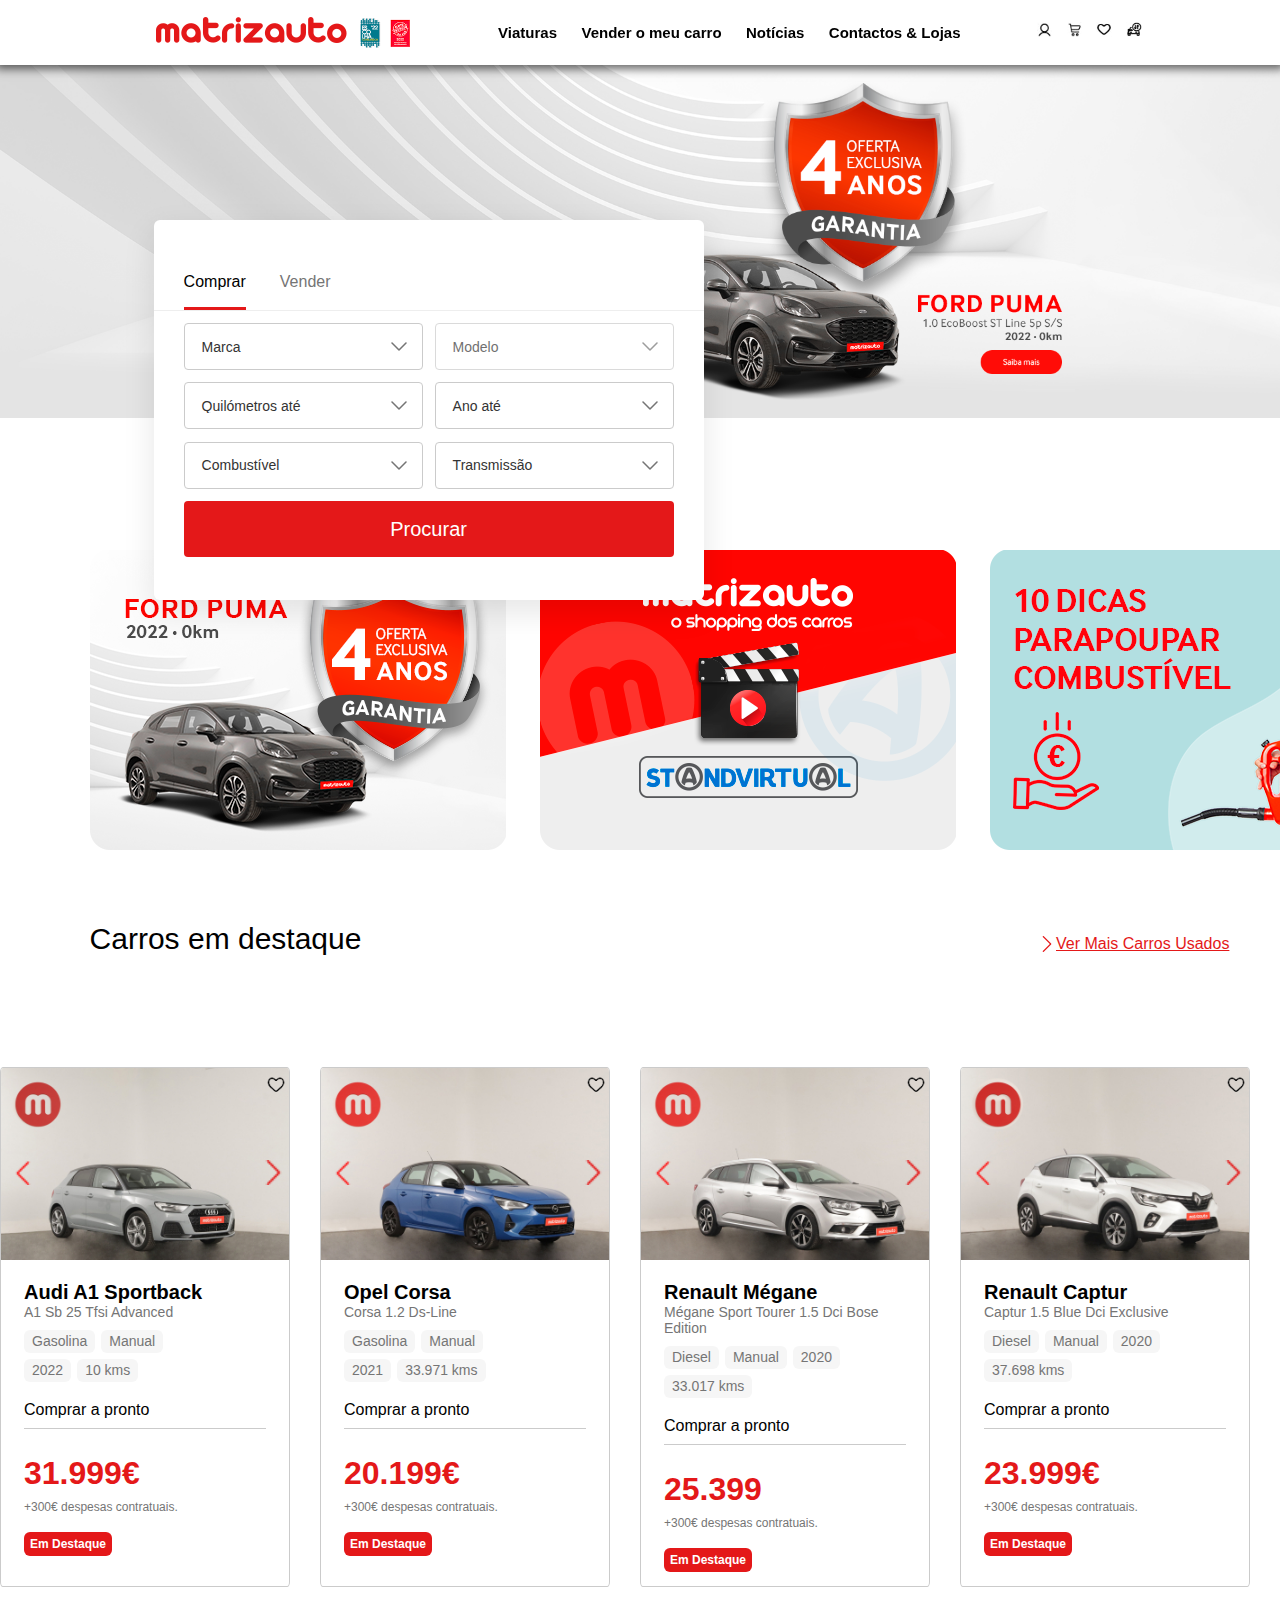
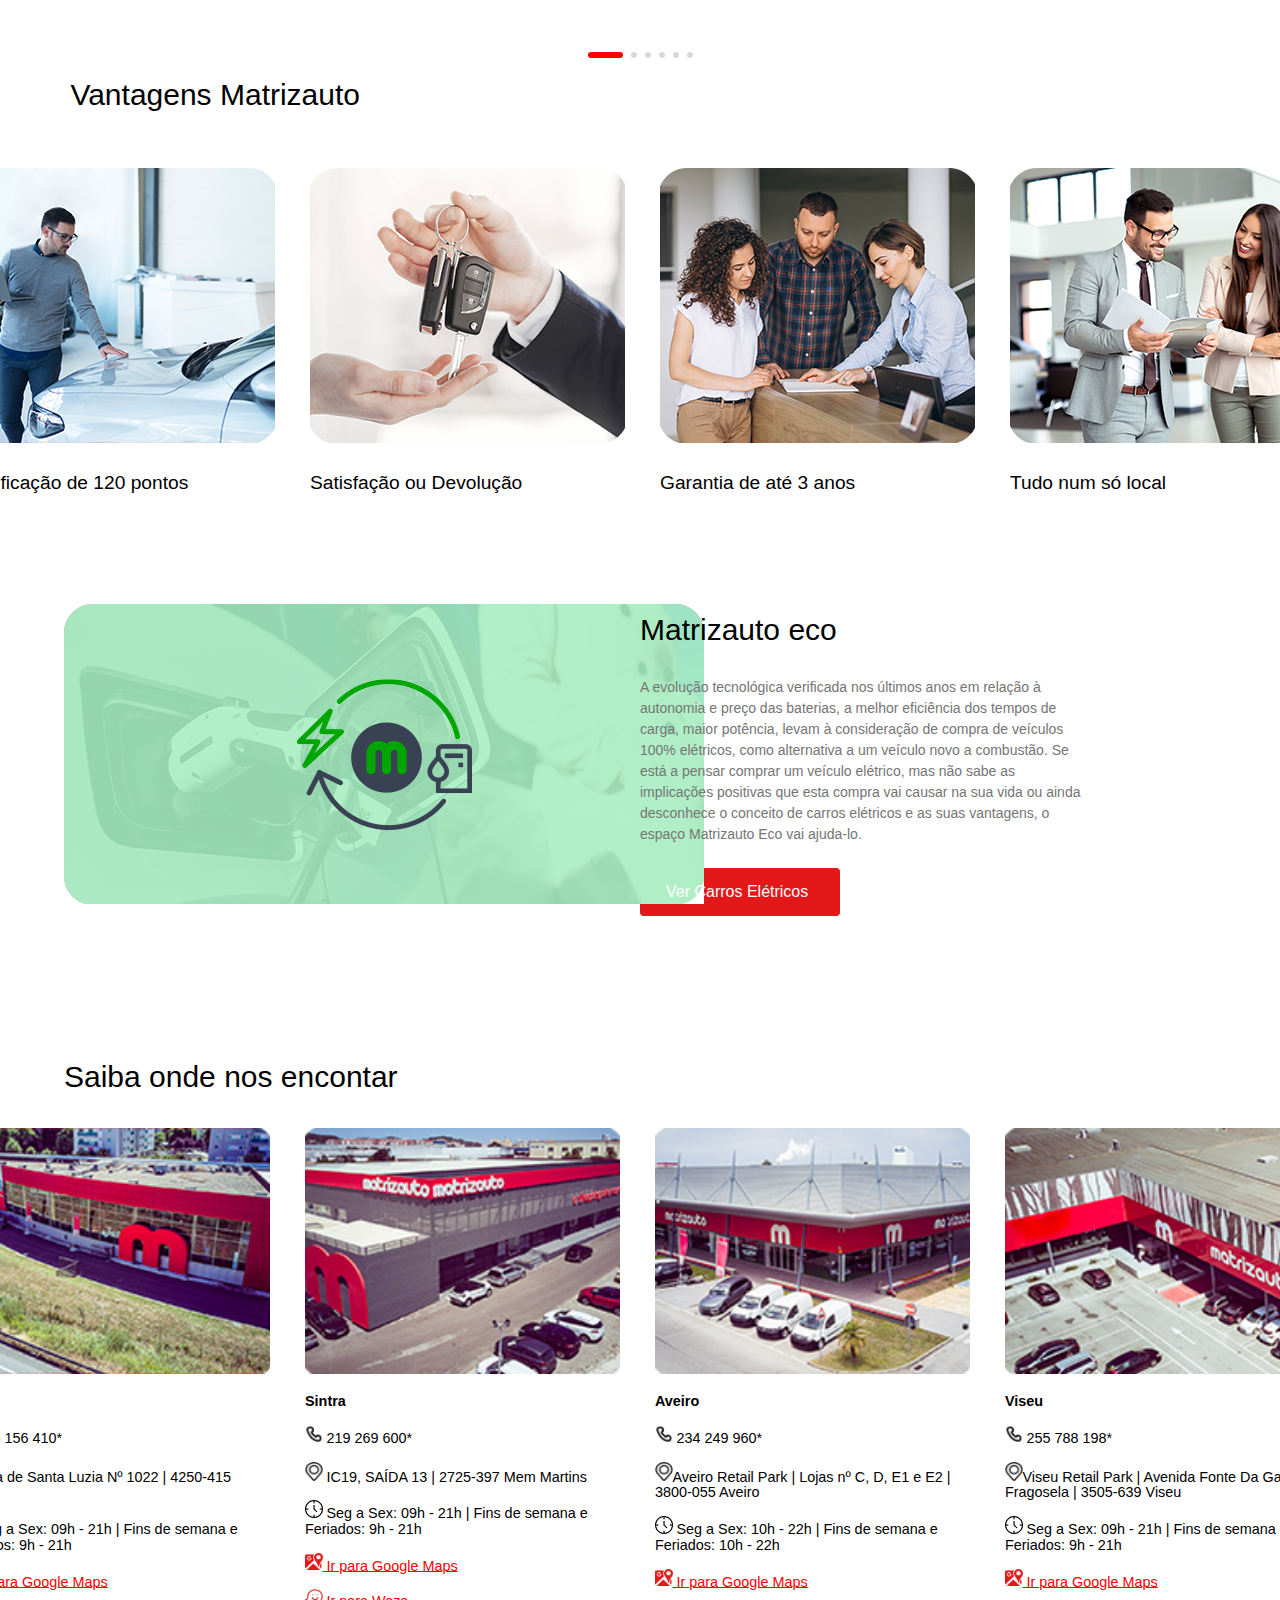
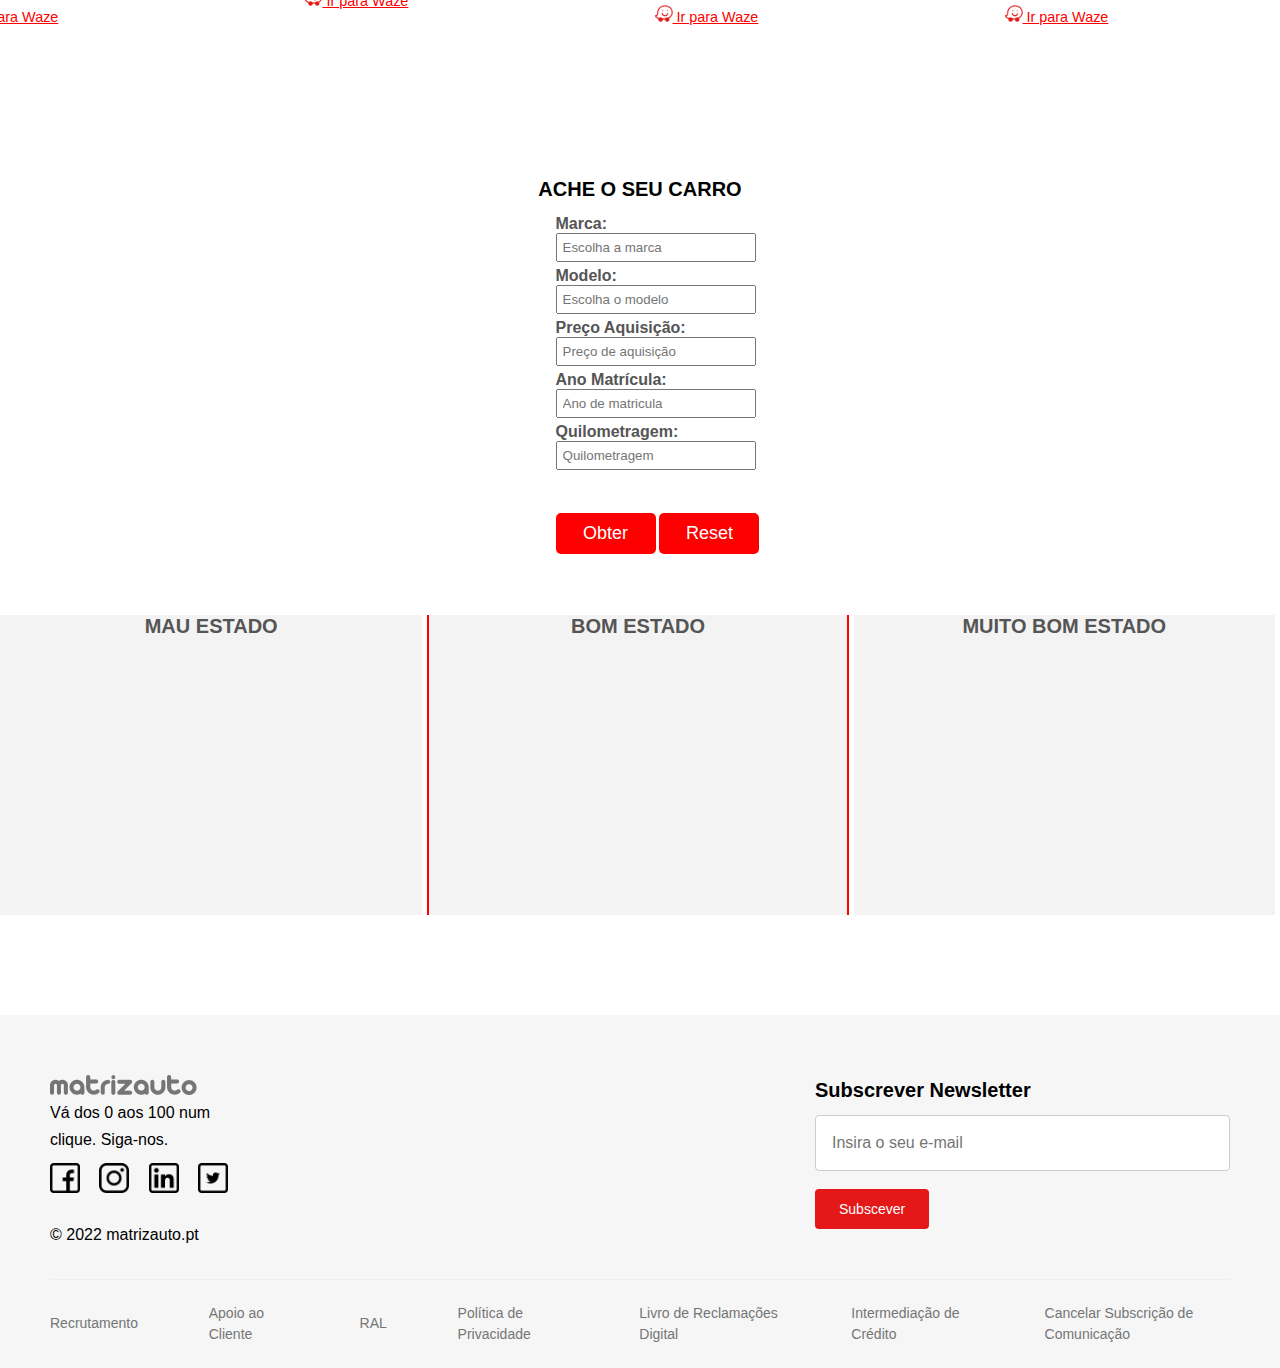
<file: 1º ano /1º Semestre /TWEB/TP/source/index.html>
<!DOCTYPE html>
<html lang="pt-PT">
  <head>
    <meta charset="UTF-8" />
    <meta http-equiv="X-UA-Compatible" content="IE=edge" />
    <meta name="viewport" content="width=device-width, initial-scale=1.0" />
    <link rel="stylesheet" href="./style.css" />
    <link rel="icon" href="../img/favicon-194x194.png" />
    <title>Matrizauto | Nº 1 em Carros Usados</title>
  </head>
  <body>
    <header>
      <a href="" class="logo_principal"
        ><img src="../img/logo_matrizauto.png"
      /></a>
      <a href="" class="logos"><img src="../img/escolha_consumidor.png" /></a>
      <a href="" class="logos"><img src="../img/produto_do_ano.png" /></a>

      <ul class="links">
        <li><a href="">Viaturas</a></li>
        <li><a href="">Vender o meu carro</a></li>
        <li><a href="">Notícias</a></li>
        <li><a href="">Contactos & Lojas</a></li>
      </ul>

      <div class="icons">
        <a href=""><img src="../img/ic_user.jpg" /></a>
        <a href=""><img src="../img/ic_shoppingcart.jpg" /></a>
        <a href=""><img src="../img/heart.jpg" /></a>
        <a href=""><img src="../img/comparation.jpg" /></a>
      </div>

      <div class="hamburger">
        <span class="bar"></span>
        <span class="bar"></span>
        <span class="bar"></span>
      </div>
    </header>
    <!--ACABA O HEADER-->

    <div class="slideshow">
      <!-- SLIDE -->
      <div class="container">
        <img src="../img/puma2.png" style="width: 100%" />
      </div>
    </div>
    <form class="formulario_pesquisa">
      <nav>
        <a href="#" class="selected">Comprar</a>
        <a href="">Vender</a>
      </nav>
      <div class="item">
        <select id="search-marca">
          <option value="">Marca</option>
          <option value="">ALFA ROMEO</option>
          <option value="">AUDI</option>
          <option value="">BMW</option>
          <option value="">CITROEN</option>
          <option value="">DACIA</option>
          <option value="">DS</option>
          <option value="">FIAT</option>
          <option value="">FORD</option>
          <option value="">HONDA</option>
          <option value="">HYUNDAI</option>
          <option value="">ISUZU</option>
          <option value="">JAGUAR</option>
          <option value="">JEEP</option>
          <option value="">KIA</option>
          <option value="">LEXUS</option>
          <option value="">MAZDA</option>
          <option value="">MERCEDES-BENZ</option>
          <option value="">MINI</option>
          <option value="">NISSAN</option>
          <option value="">OPEL</option>
          <option value="">PEUGEOT</option>
          <option value="">RENAULT</option>
          <option value="">SEAT</option>
          <option value="">SKODA</option>
          <option value="">SMART</option>
          <option value="">TOYOTA</option>
          <option value="">VOLKSWAGEN</option>
          <option value="">VOLVO</option>
        </select>
      </div>
      <div class="item">
        <select id="search-modelo" disabled="disabled">
          <option value="">Modelo</option>
        </select>
      </div>
      <div class="item">
        <select>
          <option value="">Quilómetros até</option>
          <option value="">0</option>
          <option value="">5000</option>
          <option value="">10000</option>
          <option value="">15000</option>
          <option value="">20000</option>
          <option value="">25000</option>
          <option value="">30000</option>
          <option value="">35000</option>
          <option value="">40000</option>
          <option value="">45000</option>
          <option value="">50000</option>
          <option value="">55000</option>
          <option value="">60000</option>
          <option value="">65000</option>
          <option value="">70000</option>
          <option value="">75000</option>
          <option value="">80000</option>
          <option value="">85000</option>
          <option value="">90000</option>
          <option value="">95000</option>
          <option value="">100000</option>
          <option value="">105000</option>
          <option value="">110000</option>
          <option value="">115000</option>
          <option value="">120000</option>
          <option value="">125000</option>
          <option value="">130000</option>
          <option value="">135000</option>
          <option value="">140000</option>
          <option value="">145000</option>
          <option value="">150000</option>
          <option value="">155000</option>
          <option value="">160000</option>
        </select>
      </div>
      <div class="item">
        <select>
          <option value="">Ano até</option>
          <option value="">2022</option>
          <option value="">2021</option>
          <option value="">2020</option>
          <option value="">2019</option>
          <option value="">2018</option>
          <option value="">2017</option>
          <option value="">2016</option>
          <option value="">2015</option>
          <option value="">2014</option>
          <option value="">2013</option>
          <option value="">2012</option>
          <option value="">2011</option>
        </select>
      </div>
      <div class="item">
        <select>
          <option value="">Combustível</option>
          <option value="">DIESEL</option>
          <option value="">ELÉCTRICO</option>
          <option value="">GASOLINA</option>
          <option value="">GPL</option>
          <option value="">HÍBRIDO (DIESEL)</option>
          <option value="">HÍBRIDO (GASOLINA)</option>
        </select>
      </div>
      <div class="item">
        <select>
          <option value="">Transmissão</option>
          <option value="">Automática</option>
          <option value="">Manual</option>
        </select>
      </div>
      <div class="submit"><input type="submit" value="Procurar"></div>
    </form>
    

    <div class="imagens_1">
      <img src="../img/fordpuma.png" class="imagens"/>
      <img src="../img/cinema.png" class="imagens"/>
      <img src="../img/dicas.png" class="imagens"/>
    </div>
    <br /><br /><br /><br />
    <div class="destaque">
      <p class="title">Carros em destaque</p>
      <div class="seta">
        <img src="../img/seta.png" />
      </div>
      <a href="">Ver Mais Carros Usados</a>
    </div>
    <body>
      <input type="radio" name="dot" id="one">
      <input type="radio" name="dot" id="two">
      <input type="radio" name="dot" id="three">
      <input type="radio" name="dot" id="four">
      <input type="radio" name="dot" id="five">
      <input type="radio" name="dot" id="six">
      <div id="formList">
          <div id="list">
              <div class="item2">
                  <div class="foto">
                      <img src="../img/audi.png" class="imagem">
                      <div class="favorito">
                          <img src="../img/heart.png">
                      </div>
                      <span class="seta_direita"><img src="../img/seta.png"></span>
                      <span class="seta_esquerda"><img src="../img/seta_esquerda.png"></span>
                      <div class="content">
                          <span class="titulo_carro">Audi A1 Sportback</span><br>
                          <span class="descricao_carro">A1 Sb 25 Tfsi Advanced</span>
                          <div class="specs">
                              <span class="spec">
                                  Gasolina
                              </span>
                              <span class="spec">
                                  Manual
                              </span>
                              <span class="spec">
                                  2022
                              </span>
                              <span class="spec">
                                  10 kms
                              </span>
                          </div>
                      </div>
                      <div class="preco">
                          <div class="comprar_pronto">
                              <span class="active2">
                              Comprar a pronto
                              </span>
                          </div>
                          <div class="comprar_ja">
                              <span class="valor">31.999€</span>
                              <span class="despesas">+300€ despesas contratuais.</span>
                          </div>
                      </div>
                      <div class="fim_card">
                          <div class="highlights">
                              <span class="label">Em Destaque</span>
                          </div>
                      </div>
                  </div>
              </div>
              <div class="item2">
                  <div class="foto">
                      <img src="../img/opel_corsa.png" class="imagem">
                      <div class="favorito">
                          <img src="../img/heart.png">
                      </div>
                      <span class="seta_direita"><img src="../img/seta.png"></span>
                      <span class="seta_esquerda"><img src="../img/seta_esquerda.png"></span>
                      <div class="content">
                          <span class="titulo_carro">Opel Corsa</span><br>
                          <span class="descricao_carro">Corsa 1.2 Ds-Line</span>
                          <div class="specs">
                              <span class="spec">
                                  Gasolina
                              </span>
                              <span class="spec">
                                  Manual
                              </span>
                              <span class="spec">
                                  2021
                              </span>
                              <span class="spec">
                                  33.971 kms
                              </span>
                          </div>
                      </div>
                      <div class="preco">
                          <div class="comprar_pronto">
                              <span class="active2">
                              Comprar a pronto
                              </span>
                          </div>
                          <div class="comprar_ja">
                              <span class="valor">20.199€</span>
                              <span class="despesas">+300€ despesas contratuais.</span>
                          </div>
                      </div>
                      <div class="fim_card">
                          <div class="highlights">
                              <span class="label">Em Destaque</span>
                          </div>
                      </div>
                  </div>
              </div>
              <div class="item2">
                  <div class="foto">
                      <img src="../img/renault_megane.png" class="imagem">
                      <div class="favorito">
                          <img src="../img/heart.png">
                      </div>
                      <span class="seta_direita"><img src="../img/seta.png"></span>
                      <span class="seta_esquerda"><img src="../img/seta_esquerda.png"></span>
                      <div class="content">
                          <span class="titulo_carro">Renault Mégane</span><br>
                          <span class="descricao_carro">Mégane Sport Tourer 1.5 Dci Bose Edition</span>
                          <div class="specs">
                              <span class="spec">
                                  Diesel
                              </span>
                              <span class="spec">
                                  Manual
                              </span>
                              <span class="spec">
                                  2020
                              </span>
                              <span class="spec">
                                  33.017 kms
                              </span>
                          </div>
                      </div>
                      <div class="preco">
                          <div class="comprar_pronto">
                              <span class="active2">
                              Comprar a pronto
                              </span>
                          </div>
                          <div class="comprar_ja">
                              <span class="valor">25.399</span>
                              <span class="despesas">+300€ despesas contratuais.</span>
                          </div>
                      </div>
                      <div class="fim_card">
                          <div class="highlights">
                              <span class="label">Em Destaque</span>
                          </div>
                      </div>
                  </div>
              </div>
              <div class="item2">
                  <div class="foto">
                      <img src="../img/renault_captur.png" class="imagem">
                      <div class="favorito">
                          <img src="../img/heart.png">
                      </div>
                      <span class="seta_direita"><img src="../img/seta.png"></span>
                      <span class="seta_esquerda"><img src="../img/seta_esquerda.png"></span>
                      <div class="content">
                          <span class="titulo_carro">Renault Captur</span><br>
                          <span class="descricao_carro">Captur 1.5 Blue Dci Exclusive</span>
                          <div class="specs">
                              <span class="spec">
                                  Diesel
                              </span>
                              <span class="spec">
                                  Manual
                              </span>
                              <span class="spec">
                                  2020
                              </span>
                              <span class="spec">
                                  37.698 kms
                              </span>
                          </div>
                      </div>
                      <div class="preco">
                          <div class="comprar_pronto">
                              <span class="active2">
                              Comprar a pronto
                              </span>
                          </div>
                          <div class="comprar_ja">
                              <span class="valor">23.999€</span>
                              <span class="despesas">+300€ despesas contratuais.</span>
                          </div>
                      </div>
                      <div class="fim_card">
                          <div class="highlights">
                              <span class="label">Em Destaque</span>
                          </div>
                      </div>
                  </div>
              </div>
              <div class="item2">
                  <div class="foto">
                      <img src="../img/ford_focus.png" class="imagem">
                      <div class="content">
                          <span class="titulo_carro">Ford Focus</span><br>
                          <span class="descricao_carro">Focus 1.0 Ecoboost St Line Mhev</span>
                          <div class="specs">
                              <span class="spec">
                                  Gasolina
                              </span>
                              <span class="spec">
                                  Manual
                              </span>
                              <span class="spec">
                                  2021
                              </span>
                              <span class="spec">
                                  42.557 kms
                              </span>
                          </div>
                      </div>
                      <div class="preco">
                          <div class="comprar_pronto">
                              <span class="active2">
                              Comprar a pronto
                              </span>
                          </div>
                          <div class="comprar_ja">
                              <span class="valor">23.999€</span>
                              <span class="despesas">+300€ despesas contratuais.</span>
                          </div>
                      </div>
                      <div class="fim_card">
                          <div class="highlights">
                              <span class="label">Em Destaque</span>
                          </div>
                      </div>
                  </div>
              </div>
          </div>  
      </div>  
      <div class="button2">
          <label for="one" class=" active one"></label>
          <label for="two" class="two"></label>
          <label for="three" class="three"></label>
          <label for="four" class="four"></label>
          <label for="five" class="five"></label>
          <label for="six" class="six"></label>
      </div>
    <div class="vantagens">
      <p class="title2">Vantagens Matrizauto</p>
    </div>
    <br /><br />
    <ul class="imagens2">
      <li> <img src="../img/vantagens1.png">
       <p>Certificação de 120 pontos</p></li>
       <li><img src="../img/vantagens2.png">
       <p>Satisfação ou Devolução</p></li>
       <li><img src="../img/vantagens3.png">
       <p>Garantia de até 3 anos</p></li>
       <li><img src="../img/vantagens4.png">
       <p>Tudo num só local</p></li>
   </ul>
    </div>
    <div class="eco">
      <img src="../img/eco.png" />
    </div>
    <div>
      <p class="title3">Matrizauto eco</p>
      <p class="texto">
        A evolução tecnológica verificada nos últimos anos em relação à
        autonomia e preço das baterias, a melhor eficiência dos tempos de carga,
        maior potência, levam à consideração de compra de veículos 100%
        elétricos, como alternativa a um veículo novo a combustão. Se está a
        pensar comprar um veículo elétrico, mas não sabe as implicações
        positivas que esta compra vai causar na sua vida ou ainda desconhece o
        conceito de carros elétricos e as suas vantagens, o espaço Matrizauto
        Eco vai ajuda-lo.
      </p>
      <a href=""><button class="botao">Ver Carros Elétricos</button></a>
    </div>
    <br /><br /><br /><br /><br /><br /><br /><br />
    <div class="encontar">
      <p class="title4">Saiba onde nos encontar</p>
    </div>
    <br />
    
<ul style="list-style-type: none" class="imgcidade">
    <li><br><img src="../img/porto.png"><br><br>
        <p style="font-weight: bold"> Porto</p><br>
        <img style="width: 5%" src="../img/phone.png"><a> 226 156 410*</a><br><br>
        <img style="width: 5%" src="../img/morada.png"><a> Rua de Santa Luzia Nº 1022 | 4250-415 <br>     Porto</a><br><br>
        <img style="width: 5%" src="../img/horario.png"><a> Seg a Sex: 09h - 21h | Fins de semana e<br>     Feriados: 9h - 21h</a><br><br>
        <img style="width: 5%" src="../img/maps.png"><a href="https://www.google.com/maps/place/Matrizauto/@41.1787587,-8.6235706,17z/data=!3m1!4b1!4m5!3m4!1s0xd2465f2e5103151:0x5fd92e3bf5fda1b!8m2!3d41.1787587!4d-8.6235706" style="color: red; text-decoration: underline"> Ir para Google Maps </a><br><br>
        <img style="width: 5%" src="../img/waze.png"><a href="https://www.waze.com/pt-PT/live-map/directions?navigate=yes&to=ll.41.1787587%2C-8.6257593" style="color: red; text-decoration: underline"> Ir para Waze</a></li>
    <li><img src="../img/sintra.png"><br><br>
        <p style="font-weight: bold">Sintra</p><br>
        <img style="width: 5%" src="../img/phone.png"><a>  219 269 600*</a><br><br>
        <img style="width: 5%" src="../img/morada.png"><a> IC19, SAÍDA 13 | 2725-397 Mem Martins</a><br><br>
        <img style="width: 5%" src="../img/horario.png"><a> Seg a Sex: 09h - 21h | Fins de semana e<br>Feriados: 9h - 21h</a><br><br>
        <img style="width: 5%" src="../img/maps.png"><a href="https://www.google.pt/maps/place/Matrizauto+-+O+Shopping+dos+Carros/@38.779345,-9.3527337,17z/data=!3m1!4b1!4m5!3m4!1s0xd1ecfe1ff30ecb7:0x4842dee061867491!8m2!3d38.779345!4d-9.350545?hl=pt-PT" style="color:red; text-decoration: underline"> Ir para Google Maps</a><br><br>
        <img style="width: 5%" src="../img/waze.png"><a href="https://www.waze.com/pt-PT/live-map/directions?navigate=yes" style="color: red; text-decoration: underline"> Ir para Waze</a></li>
    <li><br><img src="../img/aveiro.png"><br><br>
        <p style="font-weight: bold">Aveiro</p><br>
        <img style="width: 5%" src="../img/phone.png"><a> 234 249 960*</a><br><br>
        <img style="width: 5%;" src="../img/morada.png"><a>Aveiro Retail Park | Lojas nº C, D, E1 e E2 |<br>3800-055 Aveiro</a><br><br>
        <img style="width: 5%" src="../img/horario.png"><a> Seg a Sex: 10h - 22h | Fins de semana e<br>Feriados: 10h - 22h</a><br><br>
        <img style="width: 5%" src="../img/maps.png"><a href="https://www.google.pt/maps/place/Matrizauto/@40.6438003,-8.6084139,17z/data=!3m1!4b1!4m5!3m4!1s0xd239884be9042a7:0xd877cc4a68e4eae1!8m2!3d40.6438003!4d-8.6062252?hl=pt-PT" style="color: red; text-decoration: underline"> Ir para Google Maps</a><br><br>
        <img style="width: 5%" src="../img/waze.png"><a href="https://www.waze.com/pt-PT/live-map/directions?navigate=yes" style="color: red; text-decoration: underline"> Ir para Waze</a></li>
    <li><br><img src="../img/viseu.png"><br><br>
        <p style="font-weight: bold">Viseu</p><br>
        <img style="width: 5%" src="../img/phone.png"><a> 255 788 198*<a><br><br>
        <img style="width: 5%" src="../img/morada.png"><a>Viseu Retail Park | Avenida Fonte Da Gama, Fragosela | 3505-639 Viseu</a><br><br>
        <img style="width: 5%" src="../img/horario.png"><a> Seg a Sex: 09h - 21h | Fins de semana e<br>Feriados: 9h - 21h</a><br><br>
        <img style="width: 5%" src="../img/maps.png"><a href="https://www.google.pt/maps/place/Continente+Modelo/@40.6339023,-7.8459533,1550m/data=!3m1!1e3!4m5!3m4!1s0xd2334422ada3ca7:0xe9899e3ac5a57e04!8m2!3d40.6351034!4d-7.8445354" style="color: red; text-decoration: underline"> Ir para Google Maps</a><br><br>
        <img style="width: 5%" src="../img/waze.png"><a href="https://www.waze.com/pt-PT/live-map/directions?navigate=yes" style="color: red; text-decoration: underline"> Ir para Waze</a></li>
</ul>

    <div class="javatitulo">
      <b>ACHE O SEU CARRO</b>
  </div>
  <b>
  <form>
  <div id="inputs">
      <div id="antesbutao">
      Marca:<br> <input id="marcainp" type="text" placeholder="Escolha a marca" required > </label><br>
      Modelo:<br> <input id="modeloinp" type="text" placeholder="Escolha o modelo" required> </label><br>
      Preço Aquisição:<br> <input id="preçoinp" type="text" placeholder="Preço de aquisição" pattern="[0-9]{1,}" required> </label><br>
     Ano Matrícula:  <br>
     <input id="matriculainp" type="number" placeholder="Ano de matricula" pattern="[0-9]{1,}" required> </label><br>
  
      Quilometragem:<br>
      <input id="kminp" type="text" placeholder="Quilometragem" pattern="[0-9]{1,}" required> </label><br>
  
      </div>
      <br>
      <div class="javabutao">
      <label><button id="submetejava" type="button" >Obter</button></label><input id="repor"type="reset">
      </div>
  </div>
  </form>
  </b>
  <div class="compra">
      <div id="mauestado">
          <b>MAU ESTADO</b>
          <div id="maupreço">
              <label id="preçofinalm"></label>
          </div>
          <div id="escolhas">
             <b>MARCA: <label id="marcam"></label><br><br>
              MODELO:<label id="modelom"></label><br><br>
              PREÇO AQUISIÇÃO: <label id="preçom"></label><br><br>
              ANO DA MATRÍCULA: <label id="matricm"></label><br><br>
              QUILOMETRAGEM: <label id="kmm"></label><br></b>
          </div>
      </div>
      <div id="bomestado">
          <b>BOM ESTADO</b>
          <div id="bompreço">
              <label id="preçofinalb"></label>
          </div>
          <div id="escolhas">
           <b>MARCA: <label id="marcab"></label><br><br>
              MODELO: <label id="modelob"></label><br><br>
              PREÇO AQUISIÇÃO: <label id="preçob"></label><br><br>
              ANO DA MATRÍCULA:<label id="matricb"></label><br><br>
              QUILOMETRAGEM: <label id="kmb"></label><br></b>
          </div>
      </div>
      <div id="mbomestado">
          <b>MUITO BOM ESTADO</b>
          <div id="mbompreço">
              <label id="preçofinalmb"></label>
          </div>
          <div id="escolhas">
          <b>MARCA: <label id="marcamb"></label><br><br>
              MODELO:<label id="modelomb"></label><br><br>
              PREÇO AQUISIÇÃO: <label id="preçomb"></label><br><br>
              ANO DA MATRÍCULA: <label id="matricmb"></label><br><br>
              QUILOMETRAGEM: <label id="kmmb"></label><br></b>
          </div>
      </div>
    </div>
    <footer>
      <div class="wrapper">
        <div class="footer1">
          <div class="footer_esquerda">
            <a href="index.html" class="logo"
              ><img src="../img/logo-footer.png"
            /></a>
            <br />
            <div class="redes_sociais">
              <span class="texto_footer">
                Vá dos 0 aos 100 num clique. Siga-nos.
              </span>
              <a
                class="rede_social"
                href="https://www.facebook.com/Matrizauto.pt/"
                ><img src="../img/facebook.png"
              /></a>
              <a
                class="rede_social"
                href="https://www.instagram.com/matrizauto/"
                ><img src="../img/instagram.png"
              /></a>
              <a
                class="rede_social"
                href="https://www.linkedin.com/company/matrizauto-o-shopping-dos-carros/"
                ><img src="../img/linkedin.png"
              /></a>
              <a class="rede_social" href="https://twitter.com/matrizautosc"
                ><img src="../img/twitter.png"
              /></a>
            </div>
            <div class="copyright">&copy; 2022 matrizauto.pt</div>
          </div>
          <!--fecha footer_esquerda-->
          <div class="footer_direita">
            <form class="form_newsletter" action="">
              <h3>Subscrever Newsletter</h3>
              <input
                type="email"
                placeholder="Insira o seu e-mail"
                class="error"
              />
              <input type="submit" value="Subscever" />
            </form>
          </div>
        </div>
        <!--fecha footer1-->
        <div class="footer2">
          <nav class="rodape">
            <a href="">Recrutamento</a>
            <a href="">Apoio ao Cliente</a>
            <a href="">RAL</a>
            <a href="">Política de Privacidade</a>
            <a href="">Livro de Reclamações Digital</a>
            <a href="">Intermediação de Crédito</a>
            <a href="">Cancelar Subscrição de Comunicação</a>
          </nav>
        </div>
      </div>
    </footer>

    <script src="./script.js"></script>
  </body>
</html>
</file>
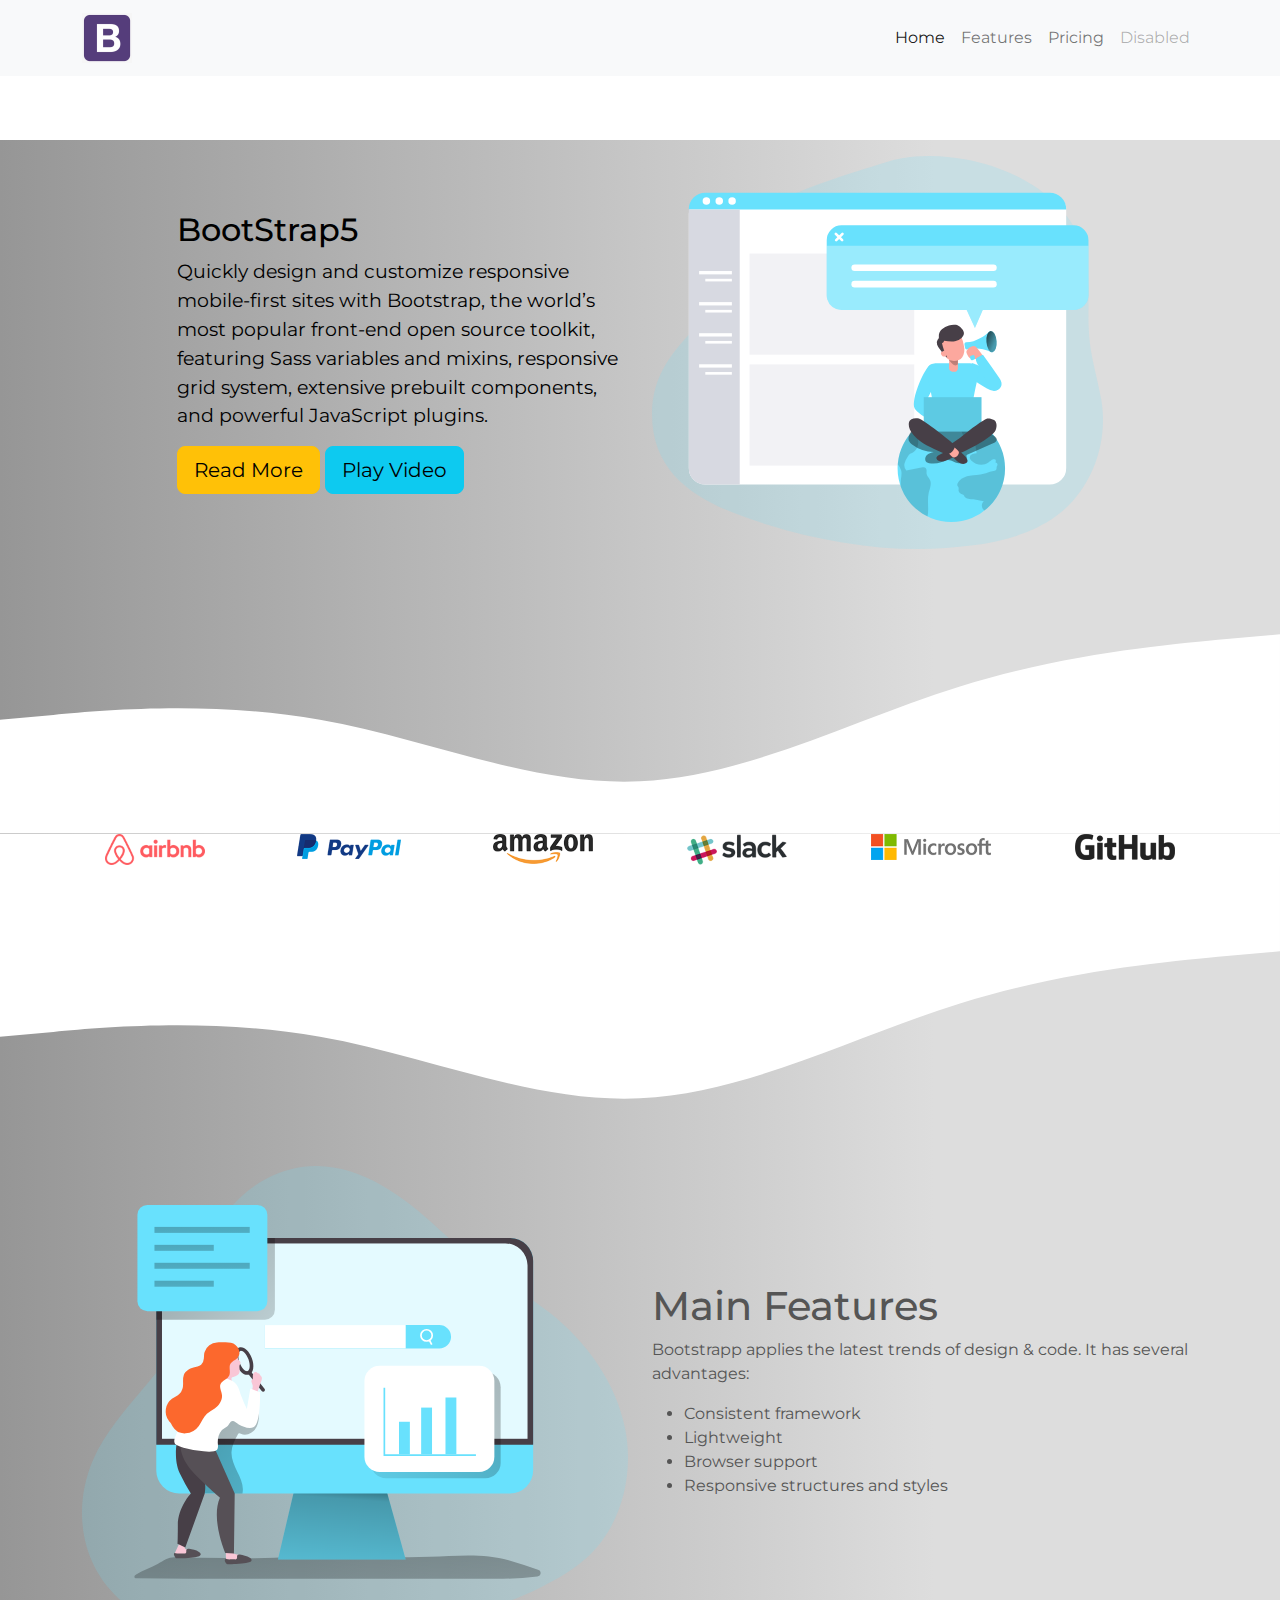
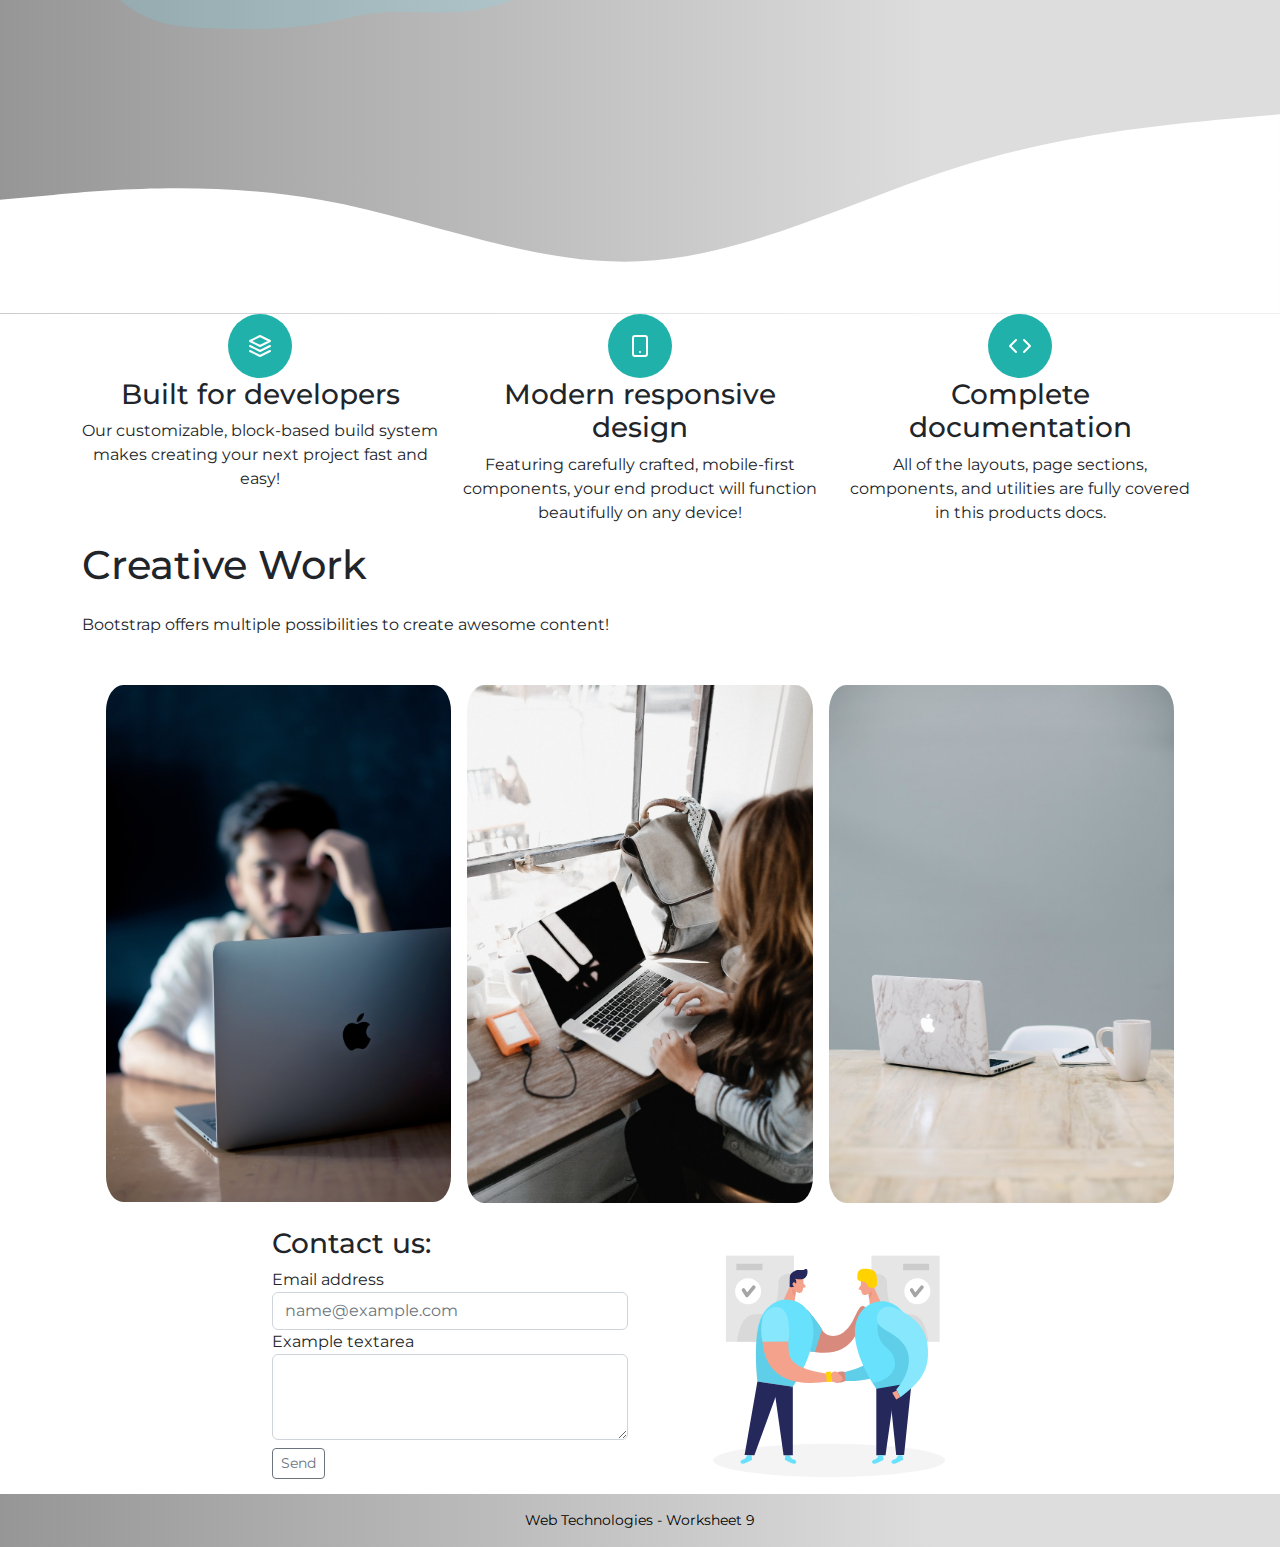
<file: 1º ano /1º Semestre /TWEB/Aulas/Aula9/ficha9/index.html>
<!DOCTYPE html>
<html lang="en">
  <head>
    <meta charset="UTF-8" />
    <meta http-equiv="X-UA-Compatible" content="IE=edge" />
    <meta name="viewport" content="width=device-width, initial-scale=1.0" />
    <link rel="stylesheet" href="css/bootstrap.min.css" />
    <link rel="stylesheet" href="style.css" />
    <link
      href="https://fonts.googleapis.com/css2?family=Montserrat:wght@300&display=swap"
      rel="stylesheet"
    />
    <title>Bootstrap</title>
  </head>
  <body>
    <nav class="navbar navbar-expand-lg navbar-light bg-light">
      <div class="container">
        <a class="navbar-brand" href="#"><img src="img/B_logo.png" /></a>
        <button
          class="navbar-toggler"
          type="button"
          data-bs-toggle="collapse"
          data-bs-target="#navbarNav"
          aria-controls="navbarNav"
          aria-expanded="false"
          aria-label="Toggle navigation"
        >
          <span class="navbar-toggler-icon"></span>
        </button>
        <div
          class="collapse navbar-collapse justify-content-end"
          id="navbarNav"
        >
          <ul class="navbar-nav">
            <li class="nav-item">
              <a class="nav-link active" aria-current="page" href="#">Home</a>
            </li>
            <li class="nav-item">
              <a class="nav-link" href="#">Features</a>
            </li>
            <li class="nav-item">
              <a class="nav-link" href="#">Pricing</a>
            </li>
            <li class="nav-item">
              <a class="nav-link disabled">Disabled</a>
            </li>
          </ul>
        </div>
      </div>
    </nav>

    <header class="page-header gradient">
      <div class="container pt-3">
        <div class="row align-items-center justify-content-center">
          <div class="col-md-5">
            <h2>BootStrap5</h2>
            <p>
              Quickly design and customize responsive mobile-first sites with
              Bootstrap, the world’s most popular front-end open source toolkit,
              featuring Sass variables and mixins, responsive grid system,
              extensive prebuilt components, and powerful JavaScript plugins.
            </p>
            <button type="button" class="btn btn-warning btn-lg">
              Read More
            </button>
            <button type="button" class="btn btn-info btn-lg">
              Play Video
            </button>
          </div>
          <div class="col-md-5">
            <img src="img/email_campaign_monochromatic.svg" />
          </div>
        </div>
      </div>
      <svg xmlns="http://www.w3.org/2000/svg" viewBox="0 0 1440 320">
        <path
          fill="#ffffff"
          fill-opacity="1"
          d="M0,192L60,186.7C120,181,240,171,360,192C480,213,600,267,720,261.3C840,256,960,192,1080,154.7C1200,117,1320,107,1380,101.3L1440,96L1440,320L1380,320C1320,320,1200,320,1080,320C960,320,840,320,720,320C600,320,480,320,360,320C240,320,120,320,60,320L0,320Z"
        ></path>
      </svg>
    </header>
    <section class="companies">
      <div class="container text-center">
        <div class="row g-5">
          <div class="col-md-2"><img src="img/companies/1.png" /></div>
          <div class="col-md-2"><img src="img/companies/2.png" /></div>
          <div class="col-md-2"><img src="img/companies/3.png" /></div>
          <div class="col-md-2"><img src="img/companies/4.png" /></div>
          <div class="col-md-2"><img src="img/companies/5.png" /></div>
          <div class="col-md-2"><img src="img/companies/6.png" /></div>
        </div>
      </div>
    </section>

    <section class="features gradient">
      <svg xmlns="http://www.w3.org/2000/svg" viewBox="0 0 1440 320">
        <path
          fill="#ffffff"
          fill-opacity="1"
          d="M0,192L60,186.7C120,181,240,171,360,192C480,213,600,267,720,261.3C840,256,960,192,1080,154.7C1200,117,1320,107,1380,101.3L1440,96L1440,0L1380,0C1320,0,1200,0,1080,0C960,0,840,0,720,0C600,0,480,0,360,0C240,0,120,0,60,0L0,0Z"
        ></path>
      </svg>
      <div class="container pt-3">
        <div class="row align-items-center justify-content-center">
          <div class="col-md-6"><img src="img/seo_monochromatic.svg" /></div>
          <div class="col-md-6">
            <h1>Main Features</h1>
            <p>
              Bootstrapp applies the latest trends of design & code. It has
              several advantages:
            </p>
            <ul>
              <li>Consistent framework</li>
              <li>Lightweight</li>
              <li>Browser support</li>
              <li>Responsive structures and styles</li>
            </ul>
          </div>
        </div>
      </div>
      <svg xmlns="http://www.w3.org/2000/svg" viewBox="0 0 1440 320">
        <path
          fill="#ffffff"
          fill-opacity="1"
          d="M0,192L60,186.7C120,181,240,171,360,192C480,213,600,267,720,261.3C840,256,960,192,1080,154.7C1200,117,1320,107,1380,101.3L1440,96L1440,320L1380,320C1320,320,1200,320,1080,320C960,320,840,320,720,320C600,320,480,320,360,320C240,320,120,320,60,320L0,320Z"
        ></path>
      </svg>
    </section>

    <section class="icons">
      <div class="container">
        <div class="row text-center">
          <div class="col-md-4">
            <div class="icon">
                <svg xmlns="http://www.w3.org/2000/svg" width="24" height="24" viewBox="0 0 24 24" fill="none"
                stroke="currentColor" stroke-width="2" stroke-linecap="round" stroke-linejoin="round"
                class="feather feather-layers">
                <polygon points="12 2 2 7 12 12 22 7 12 2"></polygon>
                <polyline points="2 17 12 22 22 17"></polyline>
                <polyline points="2 12 12 17 22 12"></polyline>
                </svg>
            </div>
            <h3>Built for developers</h3>
            <p>
            Our customizable, block-based build system makes creating your
            next project fast and easy!
            </p>
          </div>  
          <div class="col-md-4">
            <div class="icon">
                <svg xmlns="http://www.w3.org/2000/svg" width="24" height="24" viewBox="0 0 24 24" fill="none"
                stroke="currentColor" stroke-width="2" stroke-linecap="round" stroke-linejoin="round"
                class="feather feather-smartphone">
                <rect x="5" y="2" width="14" height="20" rx="2" ry="2"></rect>
                <line x1="12" y1="18" x2="12.01" y2="18"></line>
                </svg>
               </div>
                <h3>Modern responsive design</h3>
                <p>
                Featuring carefully crafted, mobile-first components, your end
                product will function beautifully on any device!
                </p>
          </div>
          <div class="col-md-4">
                <div class="icon">
                    <svg xmlns="http://www.w3.org/2000/svg" width="24" height="24" viewBox="0 0 24 24"
                    fill="none" stroke="currentColor" stroke-width="2" stroke-linecap="round" stroke-linejoin="round"
                    class="feather feather-code">
                    <polyline points="16 18 22 12 16 6"></polyline>
                    <polyline points="8 6 2 12 8 18"></polyline>
                    </svg>
                   </div>
                    <h3>Complete documentation</h3>
                    <p>
                    All of the layouts, page sections, components, and utilities are
                    fully covered in this products docs.
                    </p>
          </div>        
        </div>
      </div>
    </section>

    <section class="gallery">
      <div class="container">
        <div class="row">
          <div class="col-md-10">
            <h1 class="mb-4">Creative Work</h1>
            <p>Bootstrap offers multiple possibilities to create awesome content!</p>
          </div>
        </div>

        <div class="row m-3 g-3">
          <div class="col-md-4"><img src="img/c1.jpg" class="img-fluid"></div>
          <div class="col-md-4"><img src="img/c2.jpg" class="img-fluid"></div>
          <div class="col-md-4"><img src="img/c3.jpg" class="img-fluid"></div>
        </div>
      </div>
    </section>

    <section class="forms">
      <div class="container">
        <div class="row justify-content-center mt-4">
          <div class="col-md-4">
            <h3>Contact us:</h3>
            <form>
              <div class="form-group">
                <label for="exampleFormControlInput1">Email address</label>
                <input type="email" class="form-control" id="exampleFormControlInput1" placeholder="name@example.com">
              </div>
              <div class="form-group">
                <label for="exampleFormControlTextarea1">Example textarea</label>
                <textarea class="form-control" id="exampleFormControlTextarea1" rows="3"></textarea>
              </div>
              <button type="button" class="btn btn-outline-secondary mt-2 btn-sm">Send</button>
            </form>
          </div>
          <div class="col-md-4">
            <img src="img/handshake.svg">
          </div>
        </div>
      </div>
    </section>

    <footer class="gradient">
      <div class="container-fluid text-center">
        <span> Web Technologies - Worksheet 9 </span>
      </div>
    </footer>








  </body>
  <script src="js/bootstrap.min.js"></script>
</html>
</file>
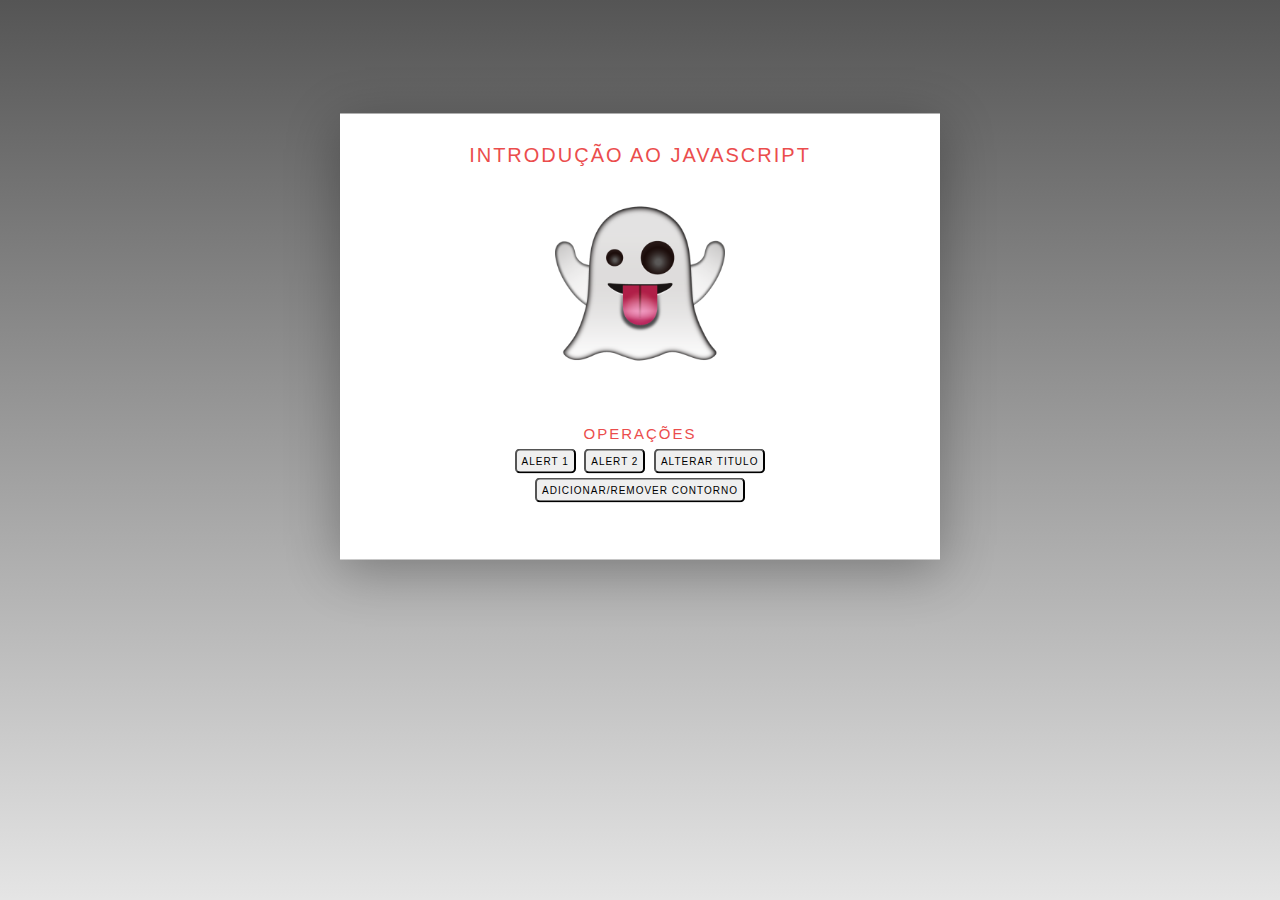
<file: 1º ano /1º Semestre /TWEB/Aulas/Aula10/Ficha10/inicio/index.html>
﻿<!DOCTYPE html>
<html lang="en">
<head>
    <meta charset="UTF-8">
    <link type="text/css" rel="stylesheet" href="style.css">
    <title>Introdução Javascript</title>
</head>

<body>
    <div class="container">
        <div class="title">Introdução ao Javascript</div>
        
        <div class="panel-animals">
            <img src="images/img-1.png" class="animal">
        </div>
       
        <div class="panel-buttons">
            <div class="title-operations">Operações</div>
            <button onclick="alert('Exercício Javascript')">Alert 1</button>
            <!--O mesmo mas com EventListener-->
            <button id="btn-alert2">Alert 2</button>
            <button id="btn-titulo">Alterar Titulo</button><br />
            <button class="btn-border">Adicionar/Remover Contorno</button><br />
        </div>
    </div>
    <script>
        function exemplo(){
           alert('Exercício Javascript')
        }

        document.getElementById('btn-alert2').addEventListener('click',exemplo);
        document.getElementById('btn-titulo').addEventListener('click',);
            document.querySelector('.title').textContent='TECNOLOGIAS WEB - JAVASCRIPT';
    </script>

</body>
</html>
</file>
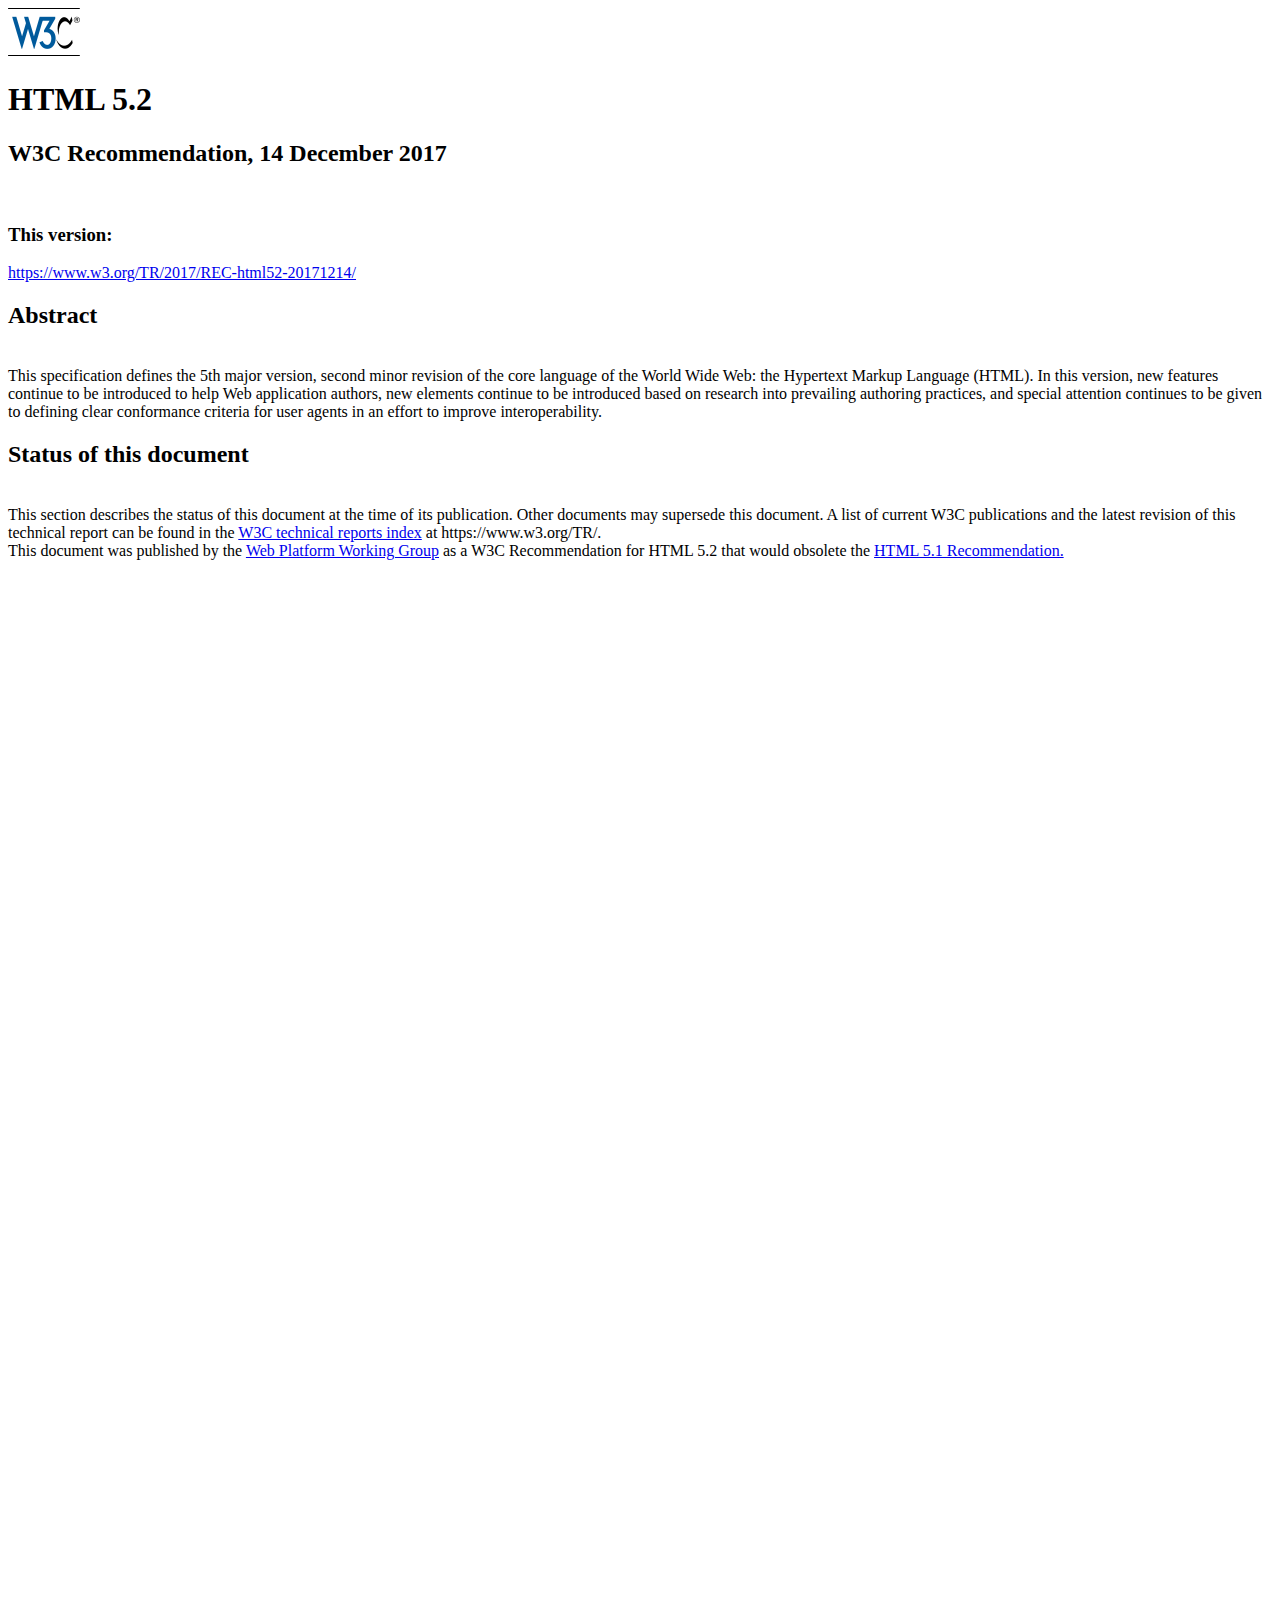
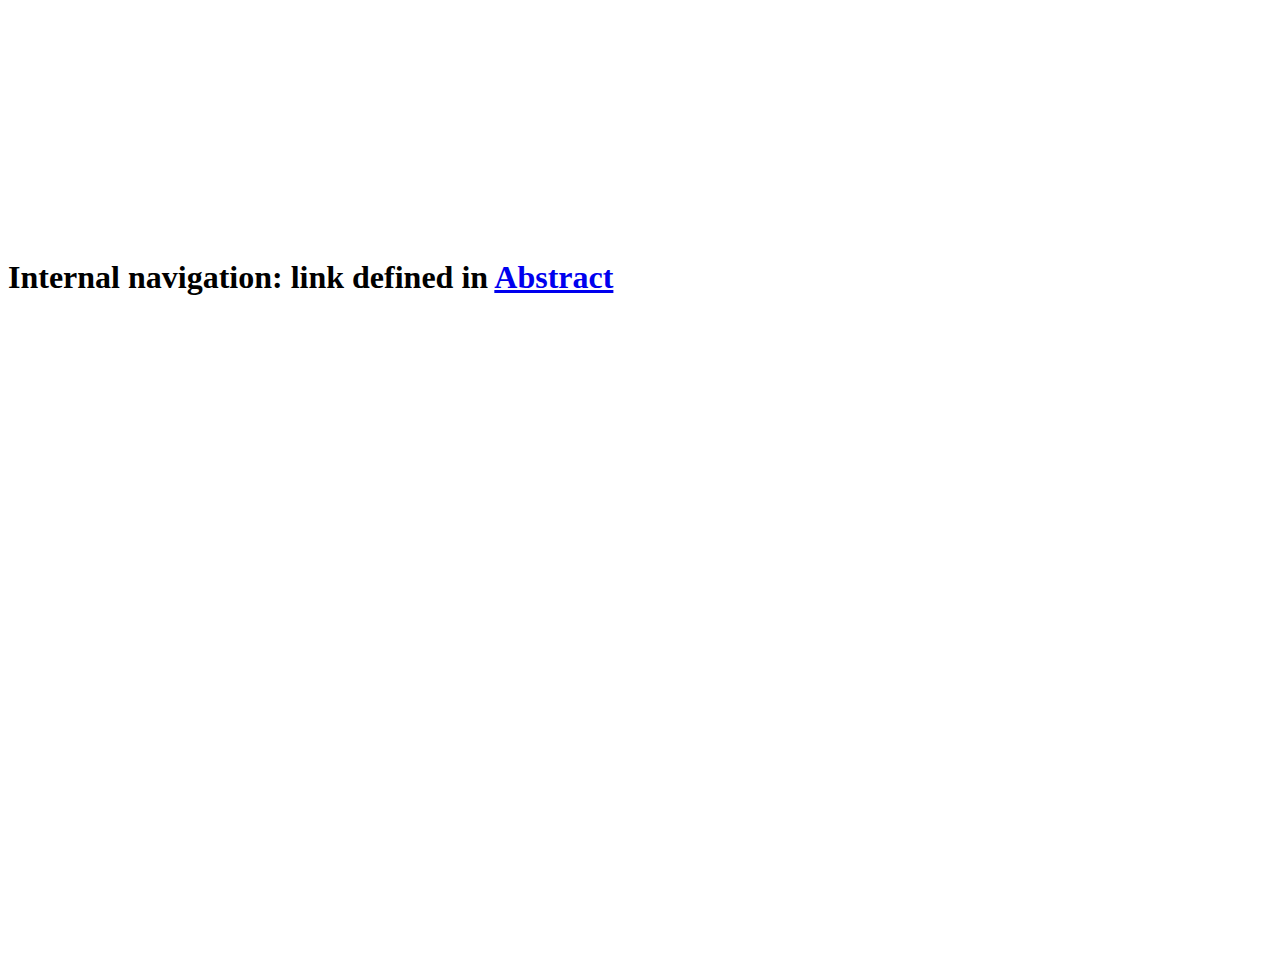
<file: 1º ano /1º Semestre /TWEB/Aulas/Aula1/Aula1.html>
<!DOCTYPE html>
<html lang="pt-pt">
<head>
    <meta charset="UTF-8">
    <meta http-equiv="X-UA-Compatible" content="IE=edge">
    <meta name="viewport" content="width=device-width, initial-scale=1.0">
    <title>Aula1</title>
</head>
<body>
    <img src="w3c_home.png">
    <h1>HTML 5.2</h1>
    <h2>W3C Recommendation, 14 December 2017</h2>
    <br/>
    <h3>This version:</h3>
    <a href="https://www.w3.org/TR/2017/REC-html52-20171214/">https://www.w3.org/TR/2017/REC-html52-20171214/</a>
    <br/>
    <h2>Abstract</h2>
    <br/>
    This specification defines the 5th major version, second minor revision of the core language 
    of the World Wide Web: the Hypertext Markup Language (HTML). In this version, new features continue 
    to be introduced to help Web application authors, new elements continue to be introduced based on research
    into prevailing authoring practices, and special attention continues to be given to defining clear conformance
    criteria for user agents in an effort to improve interoperability.
    <br/>
    <h2>Status of this document</h2>
    <br/>
    This section describes the status of this document at the time of its publication. 
    Other documents may supersede this document. A list of current W3C publications and the latest revision of 
    this technical report can be found in the <a href="http://www.w3.org/html/wg/">W3C technical reports index</a> at https://www.w3.org/TR/. <br/>
    This document was published by the <a href="https://www.w3.org/WebPlatform/WG/">Web Platform Working Group</a> as a W3C Recommendation for HTML 5.2 that 
    would obsolete the <a href="https://www.w3.org/TR/html51/">HTML 5.1 Recommendation.</a>
    <br/><br/><br/><br/><br/><br/><br/><br/><br/>
    <br/><br/><br/><br/><br/><br/><br/><br/><br/>
    <br/><br/><br/><br/><br/><br/><br/><br/><br/>
    <br/><br/><br/><br/><br/><br/><br/><br/><br/>
    <br/><br/><br/><br/><br/><br/><br/><br/><br/>
    <br/><br/><br/><br/><br/><br/><br/><br/><br/>
    <br/><br/><br/><br/><br/><br/><br/><br/><br/>
    <br/><br/><br/><br/><br/><br/><br/><br/><br/>
    
    <h1>Internal navigation: link defined in <a href="Aula1.html">Abstract</a></h1>
    
    <br/><br/><br/><br/><br/><br/><br/><br/><br/>
    <br/><br/><br/><br/><br/><br/><br/><br/><br/>
    <br/><br/><br/><br/><br/><br/><br/><br/><br/>
    <br/><br/><br/><br/><br/><br/><br/><br/><br/>









</body>
</html>
</file>
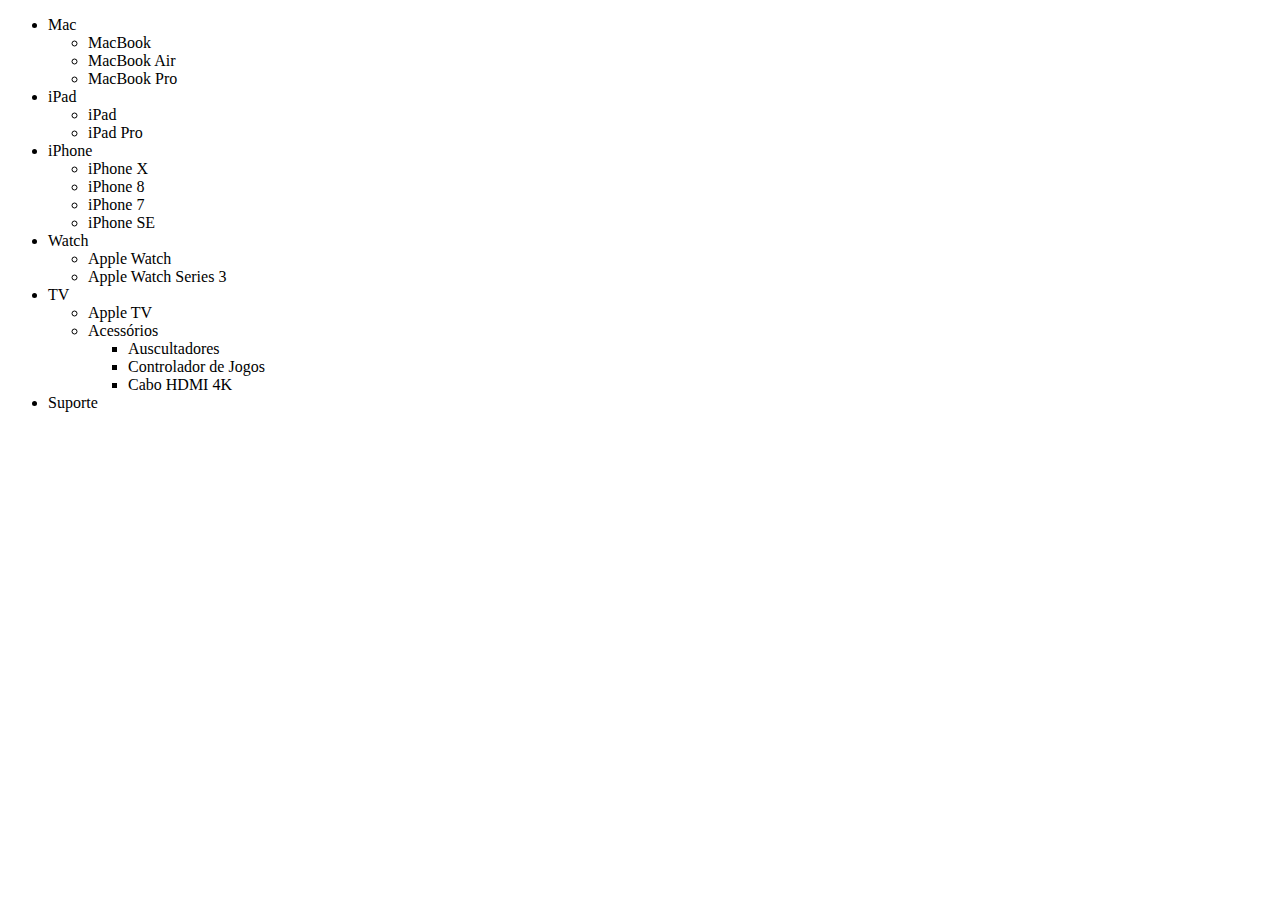
<file: 1º ano /1º Semestre /TWEB/Aulas/Aula2/aula2.html>
<!DOCTYPE html>
<html lang="pt-pt">
<head>
    <meta charset="UTF-8">
    <meta http-equiv="X-UA-Compatible" content="IE=edge">
    <meta name="viewport" content="width=device-width, initial-scale=1.0">
    <title>Aula2</title>
</head>
<body>
    <ul>
        <li>Mac</li>
            <ul>
                <li>MacBook</li>
                <li>MacBook Air</li>
                <li>MacBook Pro</li>
            </ul>
                <li>iPad</li>
                    <ul>
                        <li>iPad</li>
                        <li>iPad Pro</li>
                    </ul>
                        <li>iPhone</li>
                            <ul>
                                    <li>iPhone X</li>
                                    <li>iPhone 8</li>
                                    <li>iPhone 7</li>
                                    <li>iPhone SE</li>
                            </ul>    
                                <li>Watch</li>
                                    <ul>                                
                                        <li>Apple Watch</li>
                                        <li>Apple Watch Series 3</li>
                                    </ul>
                                        <li>TV</li>                                    
                                            <ul>
                                                <li>Apple TV</li>
                                                <li>Acessórios</li>
                                                    <ul>
                                                        <li>Auscultadores</li>
                                                        <li>Controlador de Jogos</li>
                                                        <li>Cabo HDMI 4K</li>
                                                    </ul>
                                            </ul>
                                                <li>Suporte</li>
    </ul>
    
</body>
</html>
</file>
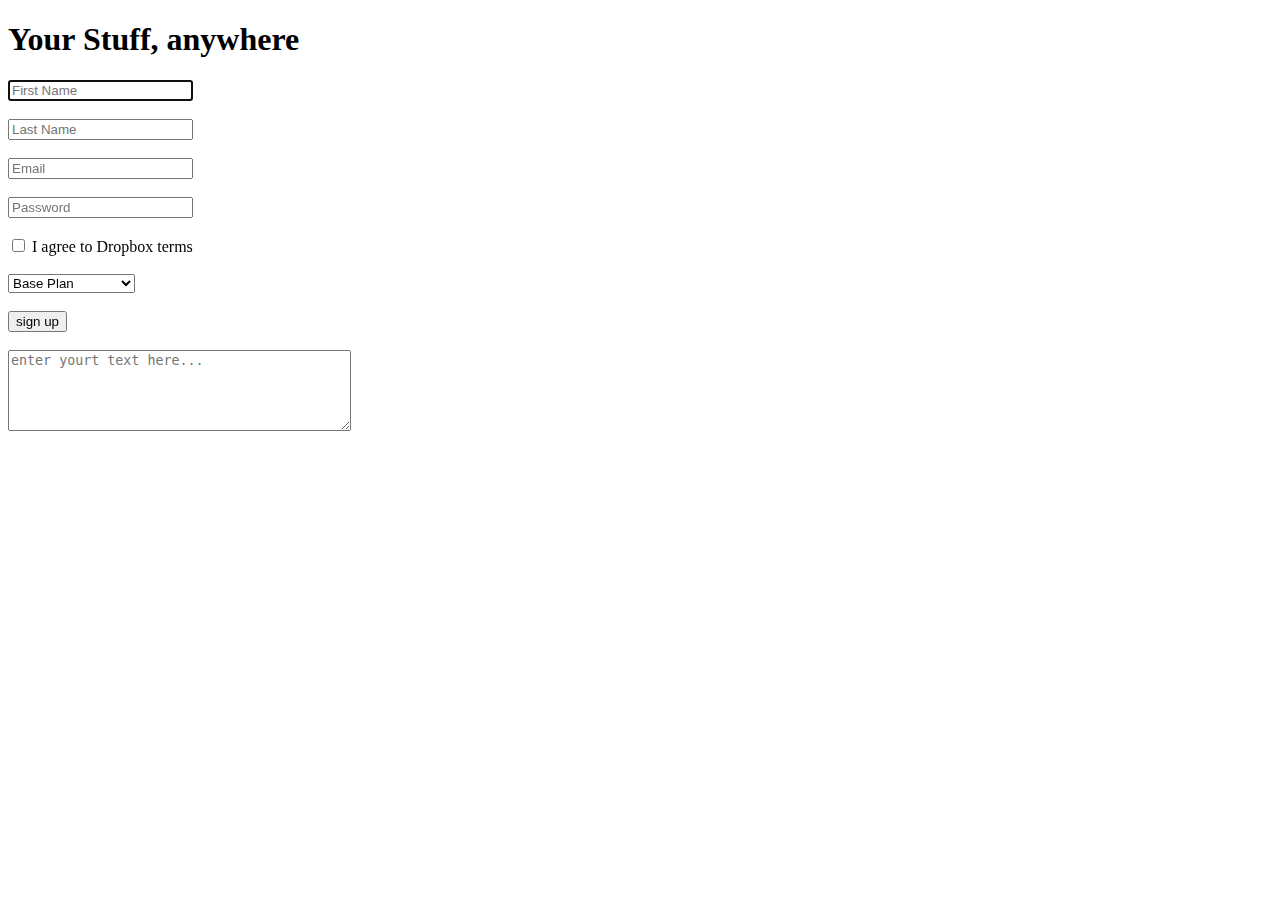
<file: 1º ano /1º Semestre /TWEB/Aulas/Aula2/dropbox.html>
<!DOCTYPE html>
<html lang="pt-pt">
<head>
    <meta charset="UTF-8">
    <meta http-equiv="X-UA-Compatible" content="IE=edge">
    <meta name="viewport" content="width=device-width, initial-scale=1.0">
    <title>Aula2dropbox</title>
</head>
<body>
<form action="mailto:tw@alunos.isec.pt">
    <h1>Your Stuff, anywhere</h1>
    <input type="text" required autofocus placeholder="First Name" maxlength="20"/> <br>
    <br>
    <input type="text" required placeholder="Last Name" maxlength="20"/> <br>
    <br>
    <input type="email" required placeholder="Email"/> <br>
    <br>
    <input type="password" required placeholder="Password" pattern="[A-Za-z]{3}[0-9]{3}" maxlength="8"/> <br>
    <br>
    <input type="checkbox" required name="terms"/> I agree to Dropbox terms <br>
    <br>
    <select name="plan" required>
        <option value="Base"> Base Plan </option> 
        <option value="Intermediate"> Intermediate Plan </option>
        <option value="Premium"> Premium Plan </option>
    </select> <br>
    <br>
    <input type="submit" value="sign up" method="post"/> <br>
    <br>
    <textarea name="sugestions" placeholder="enter yourt text here..." maxlength="150" rows="5" cols="40"></textarea>
</form>
</body>
</html>
</file>
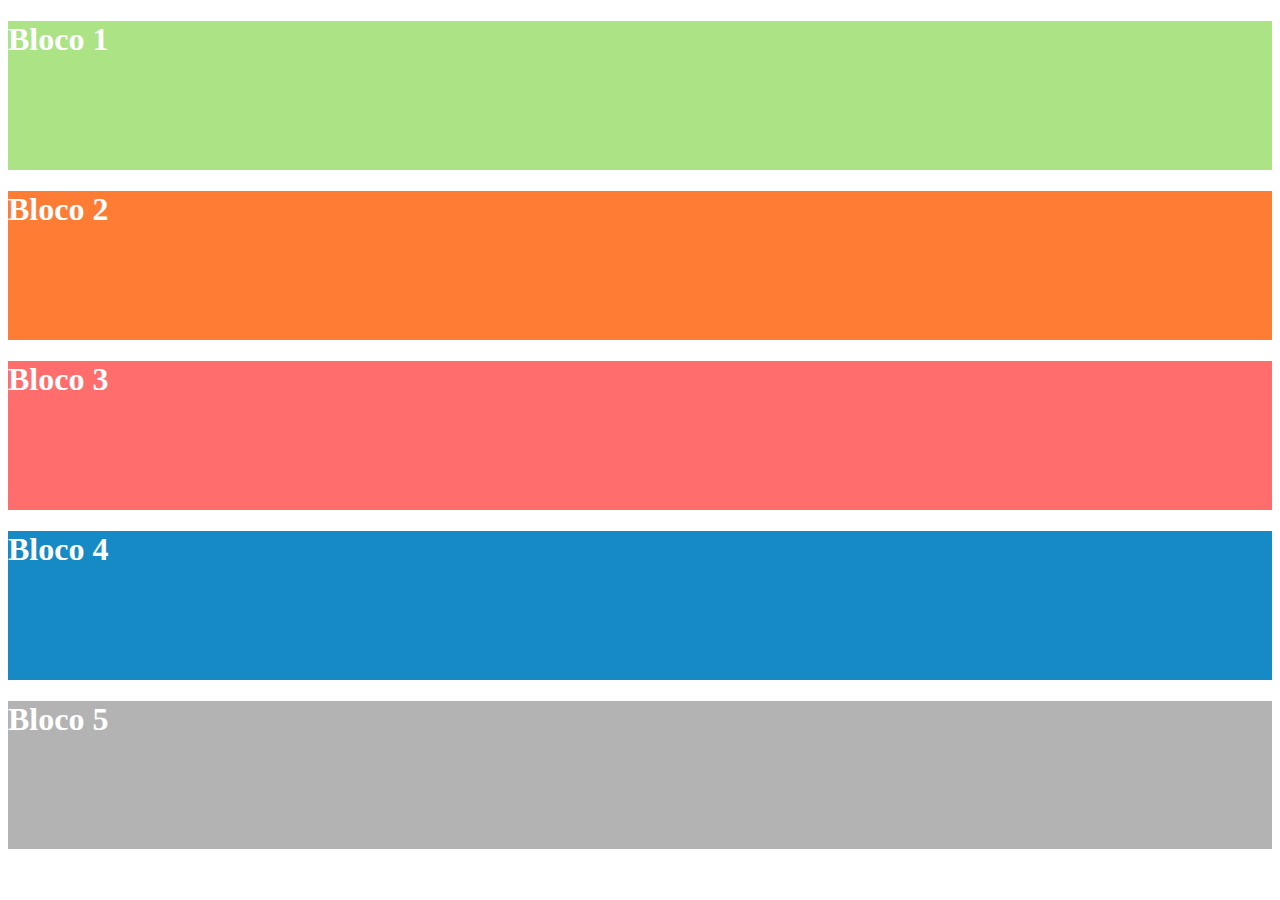
<file: 1º ano /1º Semestre /TWEB/Aulas/Aula3/aula3.html>
<!DOCTYPE html>
<html lang="en">
<head>
    <meta charset="UTF-8">
    <meta http-equiv="X-UA-Compatible" content="IE=edge">
    <meta name="viewport" content="width=device-width, initial-scale=1.0">
    <title>Document</title> 
    <style type="text/css">
        h1{color:blue}
    </style>
    <link href="estilos.css" rel="stylesheet">
   
</head>
<body>
    
<header><h1>Bloco 1</h1><br><br><br><br><br></header>
<nav><h1>Bloco 2</h1><br><br><br><br><br></nav>
<section><h1>Bloco 3</h1><br><br><br><br><br></section>
<article><h1>Bloco 4</h1><br><br><br><br><br></article>
<footer><h1>Bloco 5</h1><br><br><br><br><br></footer>
</body>
</html>
</file>
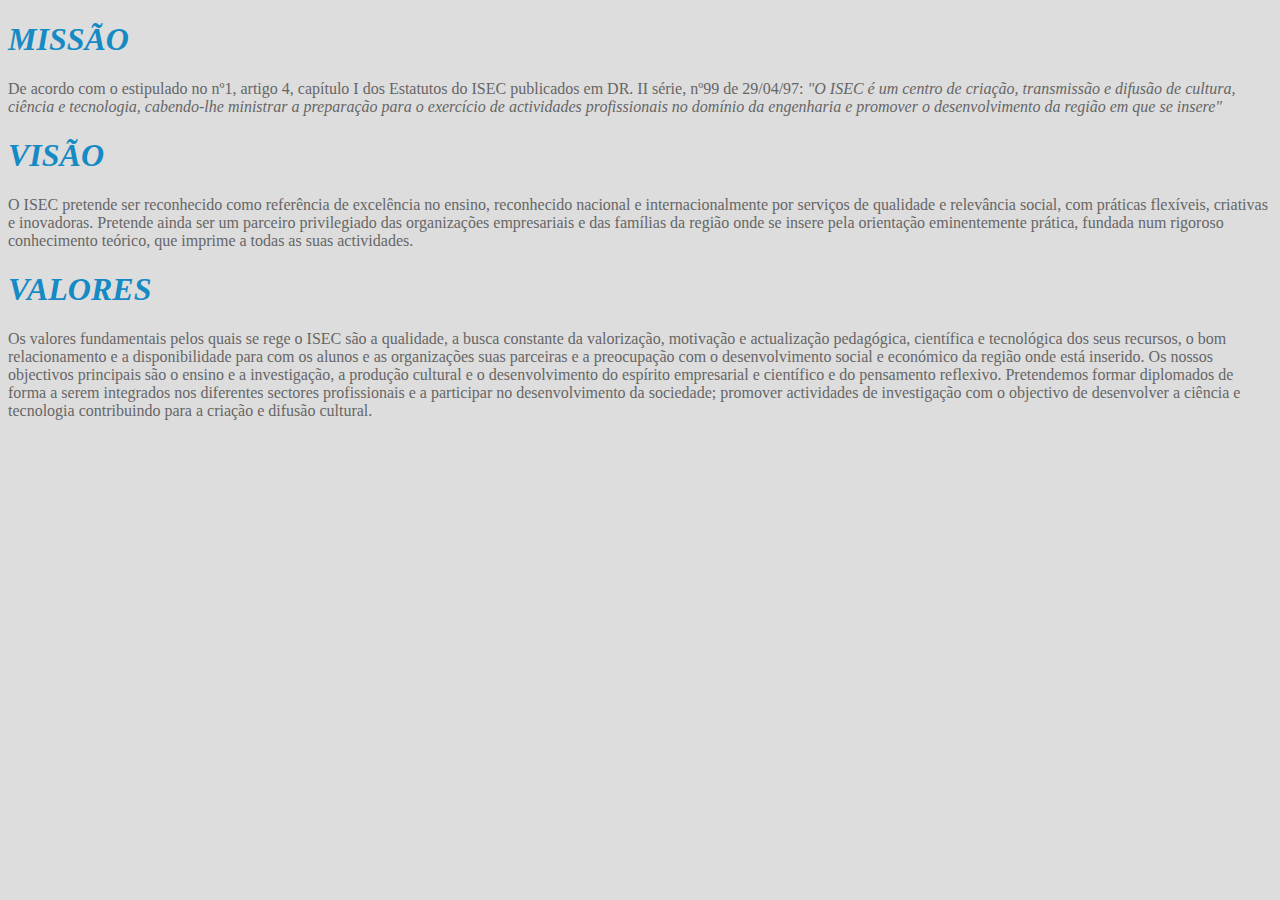
<file: 1º ano /1º Semestre /TWEB/Aulas/Aula3/isec.html>
<!DOCTYPE html>
<html lang="en">
<head>
    <meta charset="UTF-8">
    <meta http-equiv="X-UA-Compatible" content="IE=edge">
    <meta name="viewport" content="width=device-width, initial-scale=1.0">
    <title>Document</title>
    <link href="estilos1.css" rel="stylesheet">
    <style> #peixe {font-style: italic};</style>
</head>
<body>
<h1>Missão</h1>
De acordo com o estipulado no nº1, artigo 4, capítulo I dos Estatutos do ISEC publicados em DR. II série,
 nº99 de 29/04/97: <span id="peixe"> "O ISEC é um centro de criação, transmissão e difusão de cultura, ciência e tecnologia,
 cabendo-lhe ministrar a preparação para o exercício de actividades profissionais no domínio da engenharia
 e promover o desenvolvimento da região em que se insere"</span>

<h1>Visão</h1>
O ISEC pretende ser reconhecido como referência de excelência no ensino, reconhecido nacional e internacionalmente
 por serviços de qualidade e relevância social, com práticas flexíveis, criativas e inovadoras. Pretende ainda ser
 um parceiro privilegiado das organizações empresariais e das famílias da região onde se insere pela orientação
 eminentemente prática, fundada num rigoroso conhecimento teórico, que imprime a todas as suas actividades. 

<h1>Valores</h1> 
Os valores fundamentais pelos quais se rege o ISEC são a qualidade, a busca constante da valorização, motivação e
 actualização pedagógica, científica e tecnológica dos seus recursos, o bom relacionamento e a disponibilidade para com
 os alunos e as organizações suas parceiras e a preocupação com o desenvolvimento social e económico da região onde está
 inserido. Os nossos objectivos principais são o ensino e a investigação, a produção cultural e o desenvolvimento do espírito
 empresarial e científico e do pensamento reflexivo. Pretendemos formar diplomados de forma a serem integrados nos diferentes
 sectores profissionais e a participar no desenvolvimento da sociedade; promover actividades de investigação com o objectivo
 de desenvolver a ciência e tecnologia contribuindo para a criação e difusão cultural.
</body>
</html>
</file>
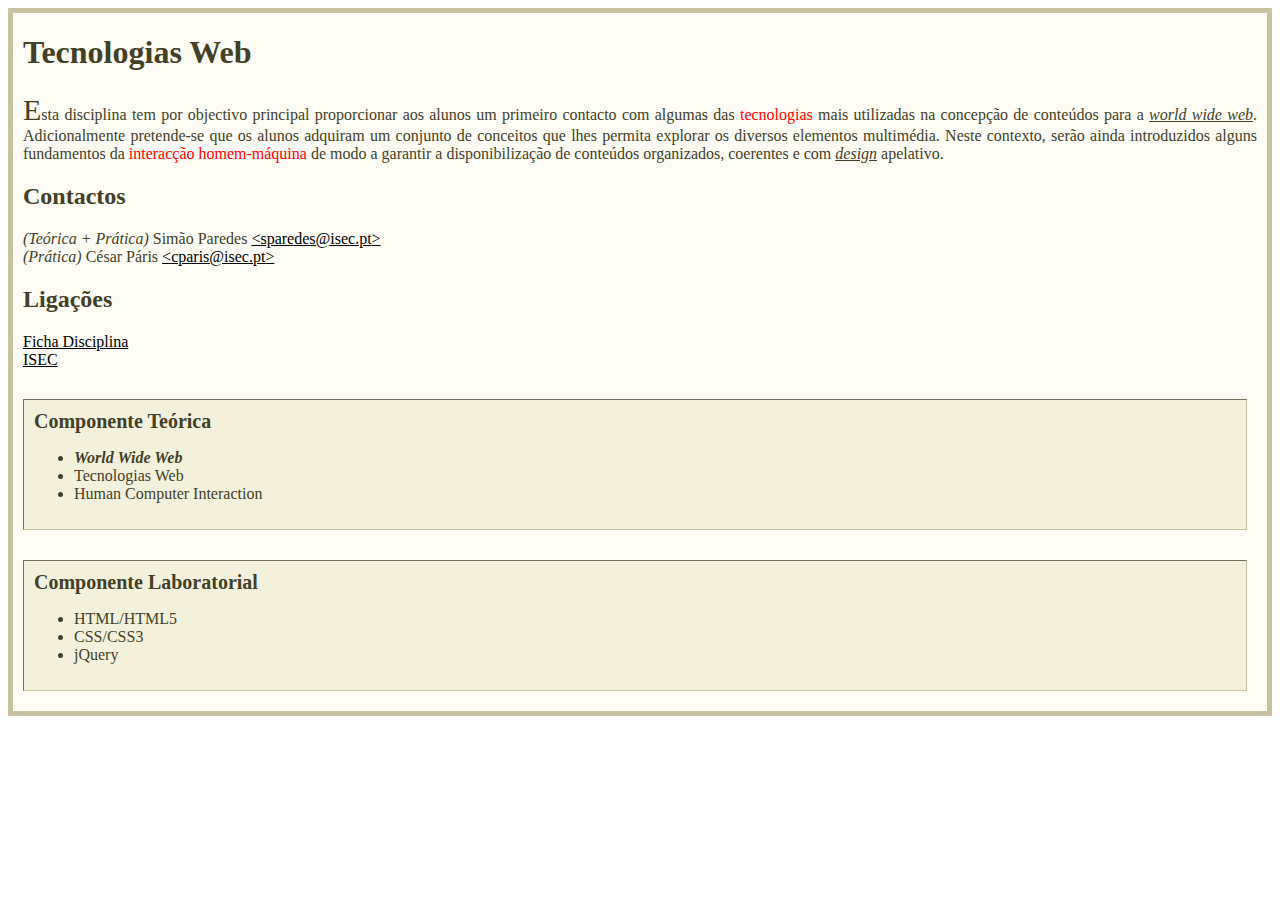
<file: 1º ano /1º Semestre /TWEB/Aulas/Aula4/aula4.html>
<!DOCTYPE html>
<html lang="en">
<head>
    <meta charset="UTF-8">
    <meta http-equiv="X-UA-Compatible" content="IE=edge">
    <meta name="viewport" content="width=device-width, initial-scale=1.0">
    <title>Document</title>
    <link href="style_aula4.css" rel="stylesheet">
</head>
<body>
    <div id="TW">
        <h1>Tecnologias Web</h1>
            <p>Esta disciplina tem por objectivo principal proporcionar aos alunos um primeiro
         contacto com algumas das <span class="destaque-n1">tecnologias </span> mais utilizadas
         na concepção de conteúdos para a <em> world wide web</em>. Adicionalmente pretende-se 
         que os alunos adquiram um conjunto de conceitos que lhes permita explorar os diversos
         elementos multimédia. Neste contexto, serão ainda introduzidos alguns fundamentos da 
         <span class="destaque-n2"> interacção homem-máquina</span> de modo a garantir a 
         disponibilização de conteúdos organizados, coerentes e com <em>design</em> apelativo.</p>
    
        <h2>Contactos</h2>
           <em>(Teórica + Prática)</em> Simão Paredes <a href="mailto:sparedes@isec.pt">sparedes@isec.pt</a><br>
           <em>(Prática)</em> César Páris <a href="mailto:cparis@isec.pt">cparis@isec.pt</a>
        
        <h2>Ligações</h2>
        <a href="ficha_disciplina.html">Ficha Disciplina </a> <br>
        <a href="http://www.isec.pt"> ISEC </a> 
        <div class="box-conteudo">
            <h1>Componente Teórica</h1>
               <ul id="teorica">
                <li>World Wide Web</li>
                <li>Tecnologias Web</li>
                <li>Human Computer Interaction</li>
              </ul>    
        </div>
        <div class="box-conteudo">
            <h1>Componente Laboratorial</h1>
            <ul>
                  <li>HTML/HTML5</li>
                  <li>CSS/CSS3</li>
                  <li>jQuery</li>
            </ul>
        </div>
     </div>
</body>
</html>
</file>
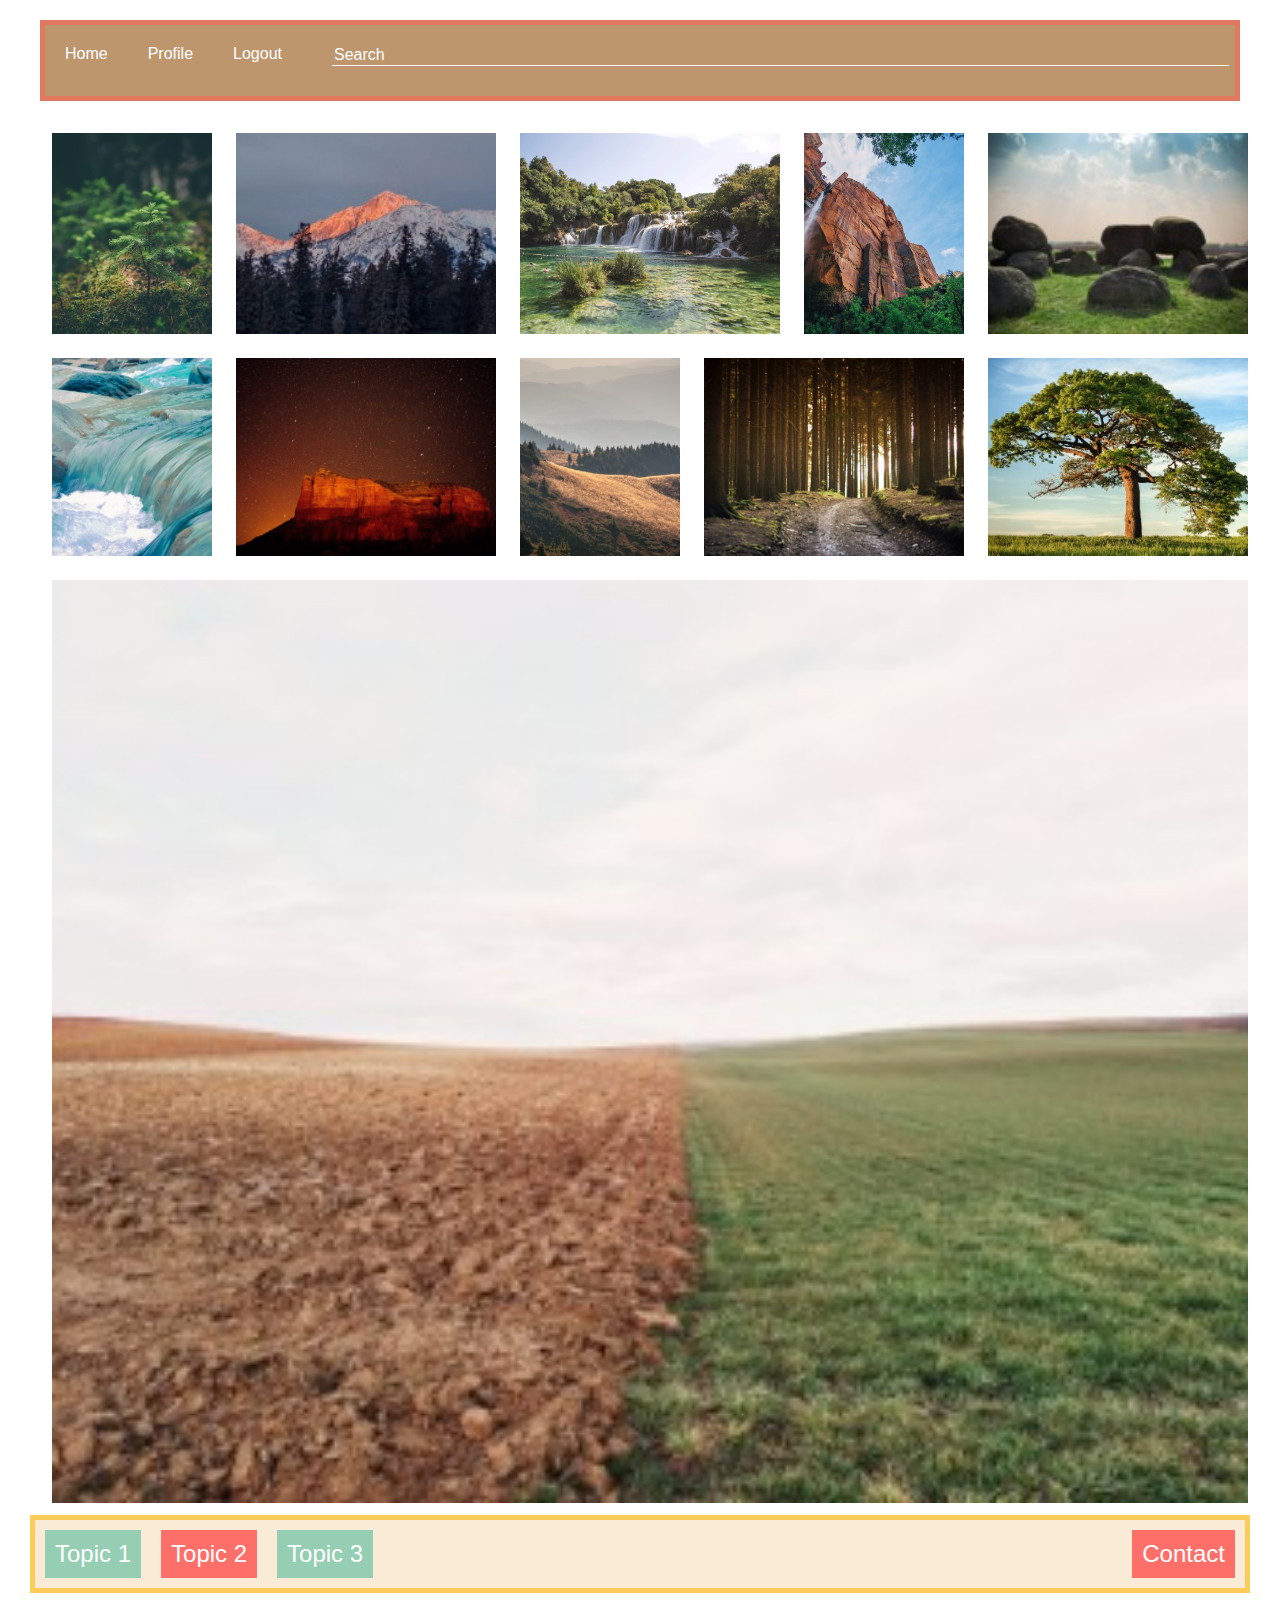
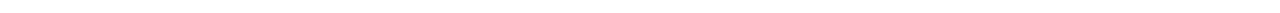
<file: 1º ano /1º Semestre /TWEB/Aulas/Aula5/aula5.html>
<!DOCTYPE html>
<html lang="en">
<head>
    <meta charset="UTF-8">
    <meta http-equiv="X-UA-Compatible" content="IE=edge">
    <meta name="viewport" content="width=device-width, initial-scale=1.0">
    <link href="style5.css" rel="stylesheet">
    <title>Document</title>
</head>
<body>
    <nav>
        <ul class="menu">
            <li>Home</li>
            <li>Profile</li>
            <li class="search">
                <input type="text" class="search-input" placeholder="Search">
            </li>
            <li>Logout</li>
        </ul>
    </nav>
<div class="container">
        <div class="normal"><img src="img/normal1.jpg"/></div>
        <div class="big"><img src="img/normal3.jpg"/></div>
        <div class="big"><img src="img/big1.jpg"/></div>
        <div class="normal"><img src="img/normal4.jpg"/></div>
        <div class="big"><img src="img/normal5.jpg"/></div>
        <div class="normal"><img src="img/normal6.jpg"/></div>
        <div class="big"><img src="img/big2.jpg"/></div>
        <div class="normal"><img src="img/normal7.jpg"/></div>
        <div class="big"><img src="img/normal8.jpg"/></div>
        <div class="big"><img src="img/big3.jpg"/></div>
        <div class="normal"><img src="img/normal9.jpg"/></div>
    </div>
<footer>
  <a href="#">Topic 1</a>
  <a href="#">Topic 2</a>
  <a href="#">Topic 3</a>
  <a class="contact" href="#">Contact</a>
</footer>

</body>
</html>
</file>
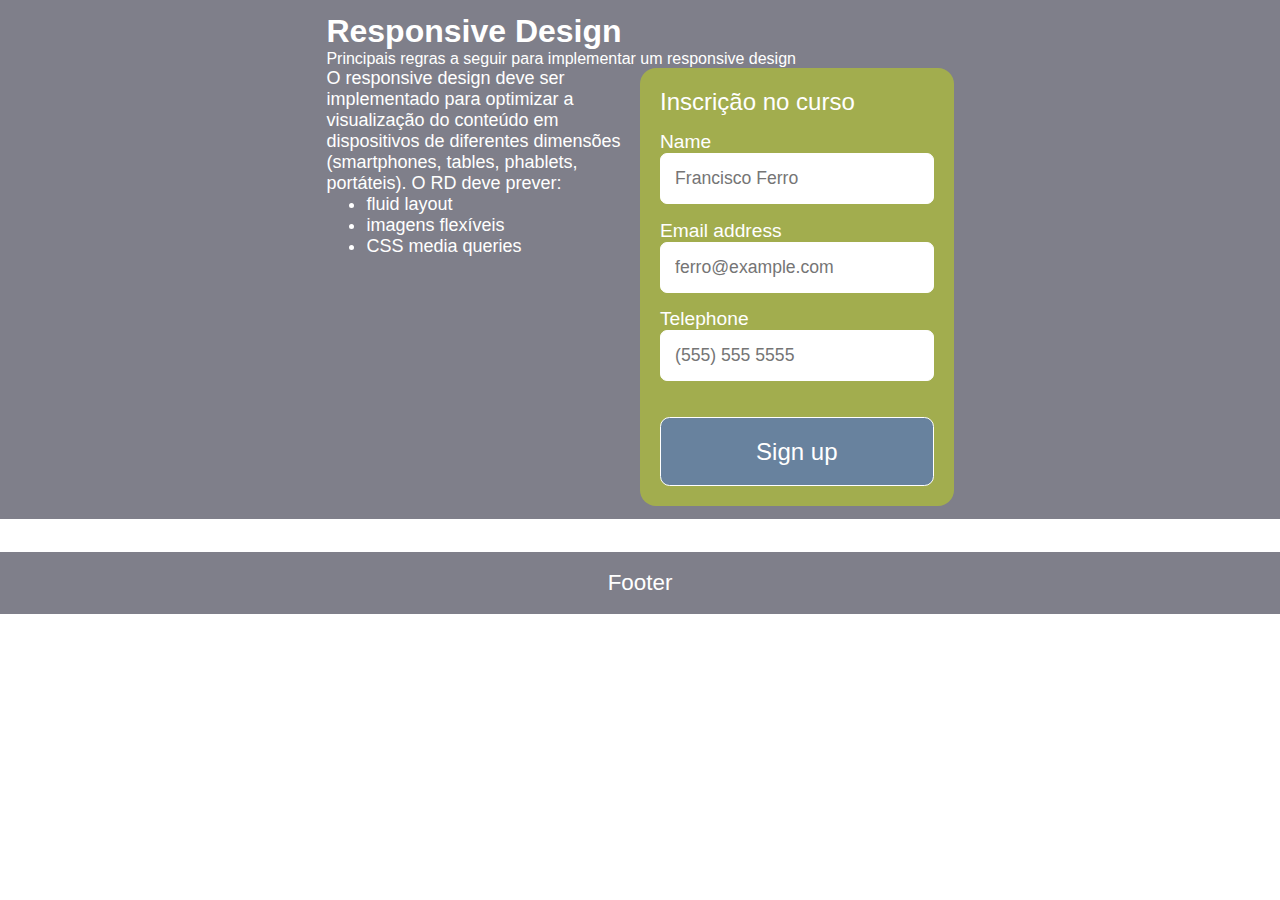
<file: 1º ano /1º Semestre /TWEB/Aulas/Aula6/ficha6/responsive.html>
<!DOCTYPE html>
<html lang="pt-PT">
<head>
    <meta charset="UTF-8">
    <meta http-equiv="X-UA-Compatible" content="IE=edge">
    <meta name="viewport" content="width=device-width, initial-scale=1.0">
    <link href="estiloresponsive.css" rel="stylesheet">
    <title>Document</title>
</head>
<body>
        <div id="global">		
            <div class="conteudo">

                <h1> Responsive Design </h1>
                <p> Principais regras a seguir para implementar um responsive design </p>


                <div id="principios">
                    <p> O responsive design deve ser implementado para optimizar a visualização do 
                        conteúdo em dispositivos de diferentes dimensões (smartphones, tables, phablets, portáteis). O RD deve prever:</p>
                    <ul>
                        <li>fluid layout </li>
                        <li>imagens flexíveis</li>
                        <li>CSS media queries</li>
                    </ul>
                </div>
                
       
                
                <form method="post" id="curso">

                    <h2>Inscrição no curso</h2>

                    <label for="name">Name</label>
                    <input type="text" name="name" id="name" placeholder="Francisco Ferro" required="required"/>

                    <label for="email">Email address</label>
                    <input type="email" name="email" id="email" placeholder="ferro@example.com"/>

                    <label for="tel">Telephone</label>
                    <input type="tel" name="tel" id="tel" placeholder="(555) 555 5555" required="required"/>

                    <input type="submit" value="Sign up" id="teste">
                </form>
                <br/>

            </div>
        </div>

        <div id="rodape">
            <p>Footer</p>
        </div>

    </body>
</html>
</file>
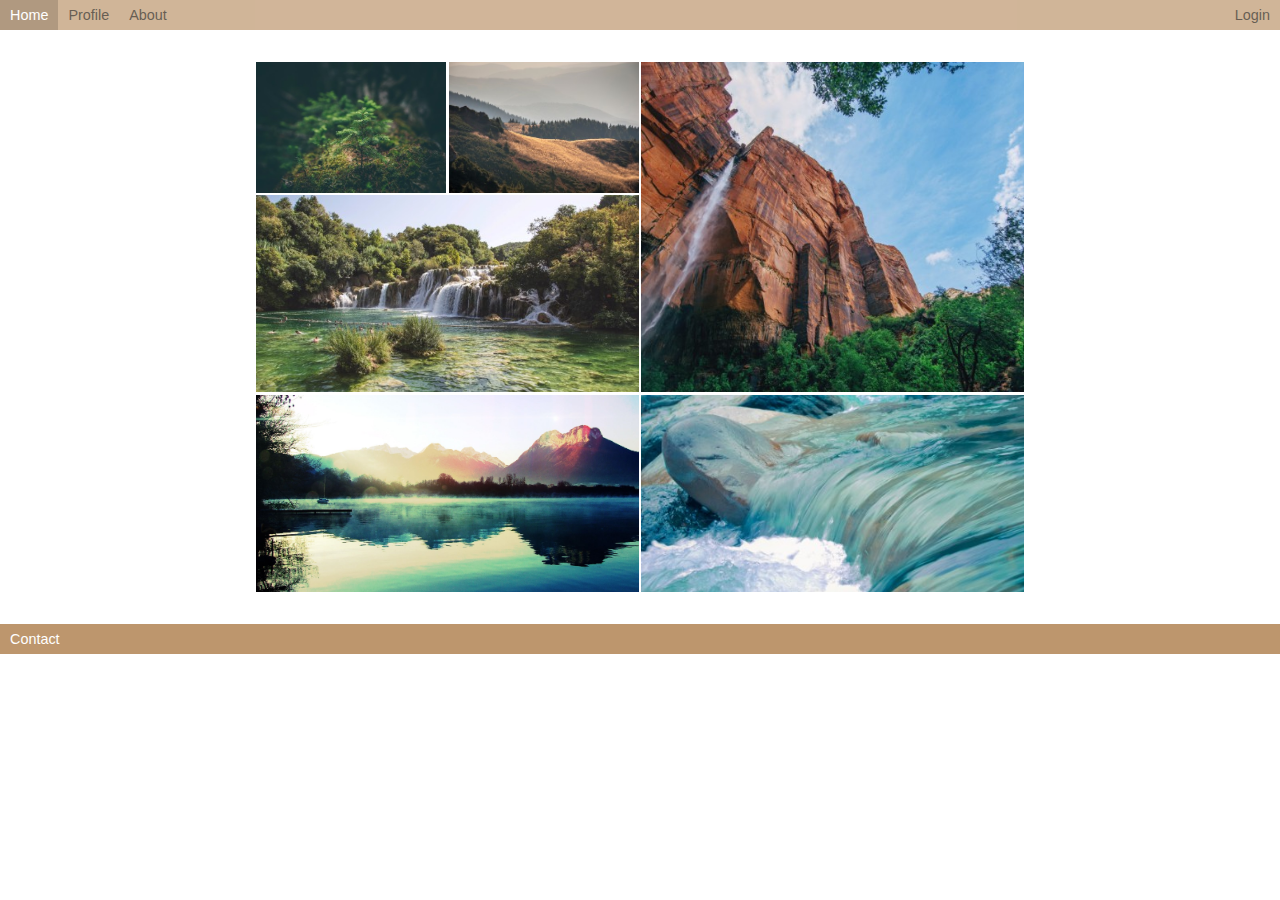
<file: 1º ano /1º Semestre /TWEB/Aulas/Aula7/ficha7/Ficha7.html>
<!DOCTYPE html>
<html lang="pt-PT">

<head>
  <meta charset="UTF-8">
  <meta name="viewport" content="width=device-width, initial-scale=1.0">
  <meta http-equiv="X-UA-Compatible" content="ie=edge">
  <title>Document</title>
  <link href="ficha7_Menu.css" rel="stylesheet">
  <link href="ficha7_Galery.css" rel="stylesheet">
</head>

<body>
 <nav class="sandwich"> 
   <label for="toggle">&#9776;</label>
    <input type="checkbox" id="toggle"/>
    <ul class="menu grid">          
      <li>Home</li>
      <li>Profile</li>
      <li>About</li>
      <li>Login</li>
    </ul>
  </nav>
  
  <div class="container">
    <div class="gallery">
      <img src="img/normal1.jpg" class="img-gallery" id="item-1">
      <img src="img/normal2.jpg" class="img-gallery" id="item-2">
      <img src="img/normal3.jpg" class="img-gallery" id="item-3">
      <img src="img/normal4.jpg" class="img-gallery" id="item-4">
      <img src="img/normal5.jpg" class="img-gallery" id="item-5">
      <img src="img/normal6.jpg" class="img-gallery" id="item-6">
    </div>
  </div>

  <footer>
    <a class="contact" href="#">Contact</a>
  </footer>

</body>

</html>
</file>
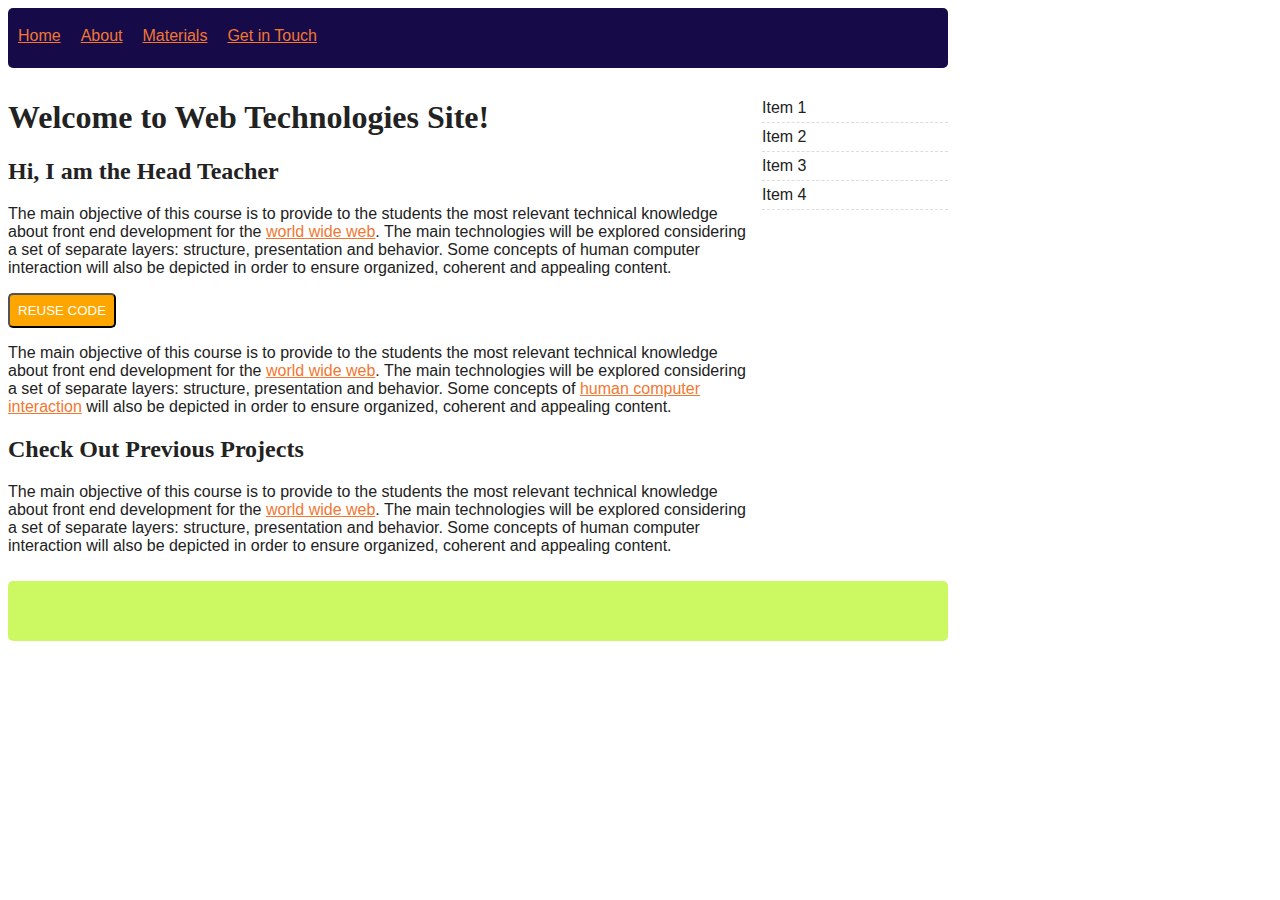
<file: 1º ano /1º Semestre /TWEB/Aulas/Aula8/ficha8/ficha8.html>
<!doctype html>

<html lang="en">
<head>
  <meta charset="utf-8">
  <title>Web Technologies</title>
 <meta name="viewport" content="width=device-width, initial-scale=1">
  <link rel="stylesheet" href="main.css">  

</head>

<body>
<div class="wrapper">
    <header>
		<nav id="main-menu">
		  <ul>
			<li><a href="index.html">Home</a></li>
			<li><a href="about.html">About</a></li>
			<li><a href="materials.html">Materials</a></li>
			<li><a href="contact.html">Get in Touch</a></li>
		  </ul>
		</nav>
  </header>

	<article id="content">
      <h1>Welcome to Web Technologies Site!</h1>
      <section id="introduction">
        <h2>Hi, I am the Head Teacher</h2>
      

		<p>The main objective of this course is to provide to the students the most relevant technical knowledge about front end development for the <a href="#">world wide web</a>. The main technologies will be explored considering a set of separate layers: structure, presentation and behavior.
		Some concepts of human computer interaction will also be depicted in order to ensure organized, coherent and appealing content.</p>




        <button class="code-button">REUSE CODE</button>

        		<p>The main objective of this course is to provide to the students the most relevant technical knowledge about front end development for the <a href="#">world wide web</a>. The main technologies will be explored considering a set of separate layers: structure, presentation and behavior.
		Some concepts of <a href="#">human computer interaction</a> will also be depicted in order to ensure organized, coherent and appealing content.</p>
      </section>
      <section id="promo">
        <h2>Check Out Previous Projects</h2>
        		<p>The main objective of this course is to provide to the students the most relevant technical knowledge about front end development for the <a href="#">world wide web</a>. The main technologies will be explored considering a set of separate layers: structure, presentation and behavior.
				Some concepts of human computer interaction will also be depicted in order to ensure organized, coherent and appealing content.</p>
       
      </section>
    </article>

	<aside id="sidebar">
	  <ul>
		<li>Item 1</li>
		<li>Item 2</li>
		<li>Item 3</li>
		<li>Item 4</li>
	  </ul>
	</aside>

   <footer>
    
  </footer>
 </div>

 
</body>
</html>
</file>
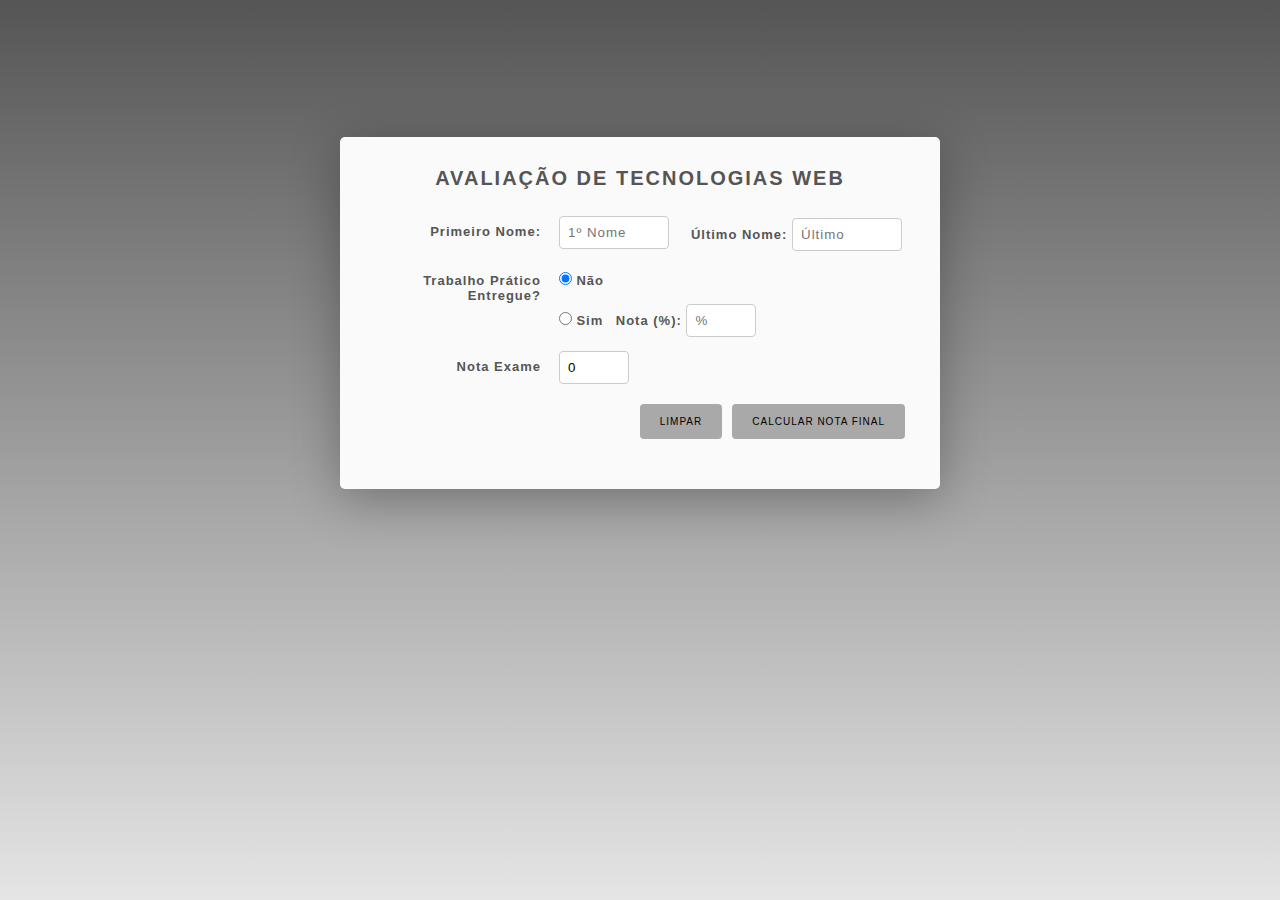
<file: 1º ano /1º Semestre /TWEB/Aulas/Aula11/aula11/inicio/ficha11.html>
﻿<!DOCTYPE html>
<html lang="en">
<head>
    <meta charset="UTF-8">
    <link type="text/css" rel="stylesheet" href="ficha11.css">
    <title>Introdução Javascript</title>
</head>
<body>
    <div class="container">
        <div class="titulo">Avaliação de Tecnologias Web</div>
        <form>
            <div class="row">
                <div class="col-35">
                    <label for="nome">Primeiro Nome:</label>
                </div>
                <div class="col-65">
                    <input type="text" id="pNome" placeholder="1º Nome" required>
                </div>
                <div  id="uNomeLab">
                    <span></span>Último Nome:</span>
                    <input type="text" id="uNome" placeholder="Último" required>
              </div>
            </div>
            <div class="row">
                <div class="col-35">
                    <label for="tpNao">Trabalho Prático Entregue?</label>
                </div>
                <div class="col-65 radio">
                    <div>
                        <input type="radio" id="tpNao" name="tp" checked>  <label for="tpNao">Não</label>
                    </div>
                    <div>
                        <input type="radio" id="tpSim" name="tp"> <label for="tpSim">Sim</label>
                        <span id="notaTP-painel">Nota (%): <input type="number" id="notaTP" placeholder="%" min="0" max="100"></span>
                    </div>
                </div>
            </div>
            <div class="row">
                <div class="col-35">
                    <label for="country">Nota Exame</label>
                </div>
                <div class="col-65">
                    <input type="number" id="notaExame" value="0" min="0" max="20" step="0.01" required>
                </div>
            </div>
            <div class="row buttons">
                <input type="submit" id="btnCalcularNota" value="Calcular Nota Final">
                <input type="reset"  id="btnReset" value="Limpar">
            </div>

            <div id="painel-status" class="row">
                <span id="situacao"></span><br />
                Nota Final = <span id="notaFinal"></span><br />
                <span id="msg"></span>
            </div>
        </form>
    </div>
    <script type="text/javascript" src="ficha11.js"></script>
</body>
</html>
</file>
<file: 1º ano /1º Semestre /TWEB/TP/source/style.css>
* {
    box-sizing: border-box;
    margin: 0;
    padding: 0;
    text-decoration: none ;
    font-family: "InterFace", sans-serif;
    
  }
  
  header{
    position: fixed; 
    left: 0;
    right: 0;
    top: 0;
    height: 65px;
    background: #fff;
    box-shadow: 0 0px 9px 4px rgba(0, 0, 0, 0.6), 0 -5px 2px 2px rgba(0, 0, 0, 0.6);
    z-index: 1000;
  }
  
  .logo_principal{
    position: relative;
    float: left;
    top: 26%;
    bottom: 26%;
    left: 11%;
    padding: 0 15px;
  }

  .logo_principal img{
    max-width: 100%;
    max-height: 100%;
  }
  
  .logos{
    position: relative;
    float: left;
    top: 28%;
    bottom: 15%;
    left: 10.5%;

  }

  .logos img{
    height: 30px;
  }

  .links {
    text-align: center;
    left: -4%;
    position: relative;
  
  }
  
  .links li {
    text-align: center;
    list-style: none;
    position: relative;
    margin-top: 11px;
    display: inline-block;
    
  }
  .links li a:first-child:hover{

    
  }

  .links li>a {
    margin-top: 7px;
    text-align: center;
    display: inline-block;
    padding: 0 10px;
    line-height: 30px;
    height: 30px;
    color: black;
    font-style: normal;
    font-weight: 700;
    font-size: 15px;
  }

  .icons{
    position: relative;
    margin-left: 90%;
    bottom: 40%;
    word-spacing: 10px;
    right: 9%;
    padding: -1px;
  }
  
  .icons img{
    width: 12%;
    height: 12%;
  }

  .hamburger{
    display: none;
  }

  .bar{
    width: 30px;
    height: 6px;
    display: block;
    padding: 0;
    margin: 6px;
  }

  .slideshow{
    margin-top: 65px;
    width: 100%;
    height: 10%;
  }

  .imagens_1{
    display: grid;
    margin-left: 7%;
    margin-right: 5%;
    margin-top: 10%;
    grid-template-columns: repeat(3, 450px);
  }

  @media  screen and (max-width: 930px) {
    .imagens_1{
    display: grid;
    grid-template-columns: repeat(1, 100px);
    grid-gap: 30px;
    
    }
  }
  .destaque .title{
    color: black;
    font-style: normal;
    font-family:"Interface", sans-serif;
    margin-left: 7%;
    font-weight: 400;
    font-size: 30px;
  
  }
  .destaque a{
    color: #e41819;
    display: flex;
    text-decoration: underline;
    line-height: 100%;
    margin-left: 82.5%;
    margin-top: -20px;
    
  }
  .seta{
    margin-top: -20px;
    margin-left: 81.2%;
  }
  .title2{
    color: black;
    font-style: normal;
    font-family:"Interface", sans-serif;
    margin-left: 5.5%;
    font-weight: 400;
    font-size: 30px;
  }
  .imagens2{
    display: grid;
    justify-content: center;
    grid-template-columns: repeat(4, 350px); 
    margin-left: 15%;
    position: relative;
    width: auto;
    margin-right: 15%;
}

.imagens2 p{
    margin-top: 25px;
    font-size: 120%;
}

.imagens2 li{
    list-style: none;
    display: inline-block;
    text-align: left;
    margin: 20px;
    font-style: normal;
    font-family: "Interface", sans-serif;
}

@media screen and (max-width: 930px){
    .imagens2{
        display: flex;
        flex-wrap: wrap;
        display: grid;
        grid-template-columns: repeat(2, 200px);
        margin-left: 10px;
        margin-top: 43px;
        justify-content: space-between;
    }
}

@media screen and (max-width: 760px){
    .imagens2{
        display: grid;
        grid-template-columns: repeat(1, 100px);
        padding: 0 17px;
    }
}
  .eco{
    margin-left: 5%;
    width: 46%;
    margin-top: 7%;
  }
  .title3{
    margin-left: 50%;
    margin-top: -295px;
    font-size: 30px;
  }
  .texto{
    display: block;
    margin-left: 50%;
    margin-top: 30px;
    font-style: normal;
    font-weight: 400;
    font-size: 14px;
    line-height: 150%;
    width: 35%;
    color: #757575;
    font-family: Interface, sans-serif;
}
  .botao {
    font-style: normal;
    font-weight: 400;
    font-size: 16px;
    line-height: 100%;
    display: flex;
    align-items: center;
    text-align: center;
    color: rgb(255, 255, 255);
    height: 48px;
    margin-left: 50%;
    background: rgb(228, 24, 25);
    border-radius: 4px;
    padding: 16px 24px;
    border-color: rgb(228, 24, 25, 0);
    width: 200px;
    margin-top: 1.8%;
  }

  @media screen and (max-width: 930px){
    .eco img{
      display: block;
      margin-left: -2%;
    }
    .title3{
      display: block;
      margin-left: 4%;
      margin-top: 20px;
    }
    .texto{
      display: block;
      margin-left: 4%;
      width: 600px;
    }
    .botao{
      display: block;
      margin-left: 4%;
      margin-top: 35px;
    }
  }
  @media screen and (max-width: 705px){
  .eco img{
    width: 180%;
  }
  .texto{
    width: 75%;
  }
  .botao{
    margin-top: 30px;
  }
  }

  .encontar .title4{
    color: black;
    font-style: normal;
    font-family:"Interface", sans-serif;
    margin-left: 5%;
    font-weight: 400;
    font-size: 30px;
  }
  .formulario_pesquisa{
    margin-top: -18%;
    margin-left: 0;
    left: 12%;
    background-color: white;
    box-shadow: 0px 12px 32px rgb(0 0 0 / 10%);
    border-radius: 6px;
    width: 550px;
    height: 380px;
    padding-top: 50px;
    padding-bottom: 30px;
    position: absolute;
    top: 50%;
    display: flex;
    justify-content: space-between;
    flex-wrap: wrap;
    align-items: flex-start;
    z-index: 1;
  }  

  .formulario_pesquisa nav{
    border-bottom: 1px solid #eee;
    display: flex;
    padding: 0 30px;
    width: 100%;
  }

  .formulario_pesquisa nav a.selected{
    font-style: normal;
    font-weight: 400;
    font-size: 16px;
    line-height: 150%;
    color: black;
    position: relative;
  }

  .formulario_pesquisa nav a.selected::after{
    position: absolute;
    height: 3px;
    background: #e41819;
    bottom: 0;
    left: 0;
    width: 62px;
    content: "";
  }

  .formulario_pesquisa nav a:first-child{
    margin-right: 34px;
  }

  .formulario_pesquisa nav a{
    font-style: normal;
    font-weight: 400;
    font-size: 16px;
    line-height: 150%;
    color: #757575;
    height: 100%;
    display: block;
    padding-bottom: 16px;
  }

  .formulario_pesquisa .item select{
    -webkit-appearance: none;
    text-indent: 1px;
    background-color: white;
    border: 1px solid #CBCBCB;
    border-radius: 4px;
    padding-left: 16px;
    padding-right: 30px;
    width: 239px;
    max-width: 100%;
    height: 47px;
    font-style: normal;
    font-weight: 400;
    font-size: 14px;
    line-height: 100%;
    display: flex;
    align-items: center;
    color: #333;
    background-image: url(../img/seta_select.png);
    background-position: calc(100% - 15px) center;
    background-repeat: no-repeat;
  }

  .formulario_pesquisa .item:nth-child(even){
    padding-left: 30px;
  }

  .formulario_pesquisa .item:nth-child(odd){
    padding-right: 30px;
  }

  option{
    font-weight: normal;
    display: block;
    white-space: nowrap;
    min-height: 1.2em;
    padding: 0px 2px 1px;
  }

  .formulario_pesquisa .submit{
    padding: 0 30px;
    width: 100%;
  }

  .formulario_pesquisa .submit input{
    display: flex;
    flex-direction: row;
    justify-content: center;
    align-items: center;
    padding: 18px 32px;
    background: #e41819;
    border-radius: 4px;
    font-style: normal;
    font-weight: 400;
    font-size: 20px;
    line-height: 100%;
    display: flex;
    align-items: center;
    text-align: center;
    color: white;
    border: 0;
    width: 100%;
  }
  input[type=submit] {
    cursor: pointer;
  }

  .imgcidade img{
    width: 90%;
    height: 60%;
}

.imgcidade{
    font-size: 90%;
    display: grid;
    justify-content: center;
    grid-template-columns: repeat(4, 350px); 
    align-items: center;
    margin-left: 130px;
    position: relative;
    margin-right: 100px;
    margin-bottom: 140px;
}

@media screen and (max-width: 930px){
.imgcidade{
  display: block;
  margin-left: 5%;
}

}

    /*JAVASCRIPT*/

  .javatitulo
  {
      width: 100%;
      height: 50px;
      align-content: center;
      font-size: 20px;
      color: black;
  }
  
  #inputs
  {
      height: 400px;
      color: #555;
      margin-left: 43.4%;
  }
  #submetejava
  {
      width: 100px;
      background-color: red;
      color: white;
      border:  red;
      margin-top: 6px;
      padding: 10px;
      font-size: 18px;
      border-radius: 5px;
  }
  #repor
  {
    width: 100px;
    background-color: red;
    color: white;
    border:  red;
    margin-top: 20px;
    padding: 10px;
    font-size: 18px;
    margin-left: 0.54%;
    border-radius: 5px;
  }
  .javabutao button:hover
  {
      cursor: pointer;
  }

  .javabutao input:hover
  {
      cursor: pointer;
  }

  #antesbutao input
  {
      width: 200px;
      padding: 5px;
      margin-bottom: 5px;
  }

  #inputs select
  {
      width: 200px;
      padding: 5px;
      margin-bottom: 5px;
  }

  .javatitulo b
  {
      display: block;
      text-align: center;
  }
  .compra
  {
      width: 100%;
      height: 300px;
  
  }
  #mauestado
  {
      width: 33%;
      height: 300px;
      color: #555;
      background-color: #f3f3f3;
      display: inline-block;
  
  }
  #mauestado :hover
  {
      
      color: #555;
      cursor: pointer;
  }
  #bomestado #escolhas :hover
  {
      
      color: #555;
      cursor: pointer;
  }
  #mbomestado #escolhas :hover
  {
      
      color: #555;
      cursor: pointer;
  }
  #mauestado b
  {
      display: block;
      text-align: center;
      font-size: 20px;
  }
  #maupreço
  {
      width: 100%;
      height: 50px;
      text-align: center;
      margin-top: 20px;
      display: block;
      font-size: 25px;
  }
  #bompreço
  {
      width: 100%;
      height: 50px;
      text-align: center;
      margin-top: 20px;
      display: block;
      font-size: 25px;
  }
  #mbompreço
  {
      width: 100%;
      height: 50px;
      text-align: center;
      margin-top: 20px;
      display: block;
      font-size: 25px;
  }
  #escolhas
  {
      width: 100%;
      height: 200px;
      color: transparent;
  }
  #bomestado
  {
      width: 33%;
      height: 300px;
      color: #555;
      background-color: #f3f3f3;
      border-left: 2px solid red;
      border-right: 2px solid red;
      border-bottom: 0px;
      border-top: 0px;
      display: inline-block;
  }
  #bomestado b
  {
      display: block;
      text-align: center;
      font-size: 20px;
  }
  #mbomestado
  {
      width: 32.9%;
      height: 300px;
      color: #555;
      background-color: #f3f3f3;
      display: inline-block;
  }
  #mbomestado b
  {
      display: block;
      text-align: center;
      font-size: 20px;
  }
  #escolhas b
  {
      font-size: 14px;
      display: block;
      text-align: left;
      margin-left: 5px;
  }

  /*FOOTER*/

  footer {
    margin-top: 100px;
    background: #F6F6F6;
    padding-top: 60px;
    width: 100%;
  }

  .wrapper{
    max-width: 100%;
    width: 1411px;
    margin: 0 auto;
    padding: 0 50px;
  }

  .footer1{
    display: flex;
    width: 100%;
    padding-bottom: 50px;
  }

  .footer_esquerda{
    width: 200px;
    display: flex;
    flex-wrap: wrap;
    margin-left: 0;
  }

  .texto_footer{
    display: inline-block;
    font-size: 16px;
    font-weight: 400;
    line-height: 27px;
    width: 100%;
    margin-bottom: 10px;
    font-family: InterFace, sans-serif;
  }

  .redes_sociais{
    display: inline-block;
    width: 100%;
    text-align: left;
  }

  .rede_social{
    margin-right: 15px;
    display: inline-block;
  }

  .rede_social img{
    max-width: 30px;
    width: 100%;
    display: block;
  }

  .copyright{
    margin-top: 13%;
    width: 100%;
    font-style: normal;
    font-weight: 400;
    font-size: 16px;
    line-height: 150%;
    color: black;
    font-family: InterFace, sans-serif;
  }

  .footer_direita{
    display: flex;
    margin-left: auto;
  }

  h3{
    font-style: normal;
    font-weight: 700;
    font-size: 20px;
    line-height: 150%;
    color: #000000;
    margin-bottom: 10px;
  }

  .form_newsletter input[type=email]{
    background: #FFFFFF;
    border: 1px solid #CBCBCB;
    border-radius: 4px;
    padding: 0 16px;
    height: 56px;
    width: 415px;
    font-style: normal;
    font-weight: 400;
    font-size: 16px;
    line-height: 100%;
    display: flex;
    color: #333333;
  }

  .form_newsletter input[type=submit]{
    margin-top: 18px;
    border: 0;
    font-style: normal;
    font-weight: 400;
    font-size: 14px;
    line-height: 100%;
    text-align: center;
    color: #FFFFFF;
    justify-content: center;
    align-items: center;
    padding: 13px 24px;
    background: #E41819;
    border-radius: 4px;
  }

  .wrapper .footer2{
    height: 89px;
    border-top: 1px solid #EEEEEE;
    margin-top: -18px;
    width: 100%;
  }
  .wrapper .rodape{
    display: flex;
    justify-content: space-between;
    align-items: center;
    height: 100%;
    background-color: #F6F6F6;
  }

  .wrapper .rodape a:first-child{
    margin: 0;
  }

  .wrapper .rodape a{
    color: #757575;
    font-style: normal;
    font-weight: 400;
    font-size: 14px;
    line-height: 150%;
    margin-left: 6%;
  }


/*codigo cards carros em destaque*/

body{
  background:#ffffff;
}

.item2{
  border-radius: 1%;
  border: 1px solid #CBCBCB;
  width:290px;
  height:520px;
  background-color: white;
  overflow: hidden;
  transition: 0.5s;
  margin: 15px;
  scroll-snap-align: start;
}
.foto .imagem{
  display: block;
  width: 100%;
  object-fit: cover;
}

.foto .favorito{
  position: absolute;
  display: block;
  margin-top: -185px;
  margin-left: 250px;
  width: 20px;
  height: 20px;
}

.foto .favorito img{
  width: 20px;
  height: 20px;
}
.foto .content{
  width: 100%;
  padding: 21px 23px;
  padding-bottom: 0;
  display: flex;
  flex-direction: row;
  flex-wrap: wrap;
}

.foto .seta_direita{
  position: absolute;
  margin-top: -100px;
  margin-left: 245px;
}

.foto .seta_direita img{
  width: 25px;
  height: 25px;
}

.foto .seta_esquerda{
  position: absolute;
  margin-top: -100px;
  margin-left: -5px;
}

.foto .seta_esquerda img{
  width: 25px;
  height: 25px;
}

.content .titulo_carro{
  width: 100%;
  font-weight: bolder;
  font-size: 20px;
  font-family: "InterFace", sans-serif;
  color: black;
}

.content .descricao_carro{
  font-family: "InterFace", sans-serif;
  font-size: 14px;
  color: #757575;
}

.content .specs{
  margin-top: 10px;
  display: flex;
  flex-wrap: wrap;
  margin-left: -3px;
  width: 80%;
  min-height: 58px;
  flex-direction: row;
  font-family: "InterFace", sans-serif;
}

.content .specs .spec{
  background: #F6F6F6;
  color: #757575;
  border-radius: 6px;
  display: flex;
  flex-direction: row;
  align-items: flex-start;
  padding: 1px 8px;
  gap: 10px;
  margin: 0 3px;
  margin-bottom: 6px;
  font-style: normal;
  font-weight: 400;
  font-size: 14px;
  line-height: 150%;
  height: 23px;
}

.preco{
  margin-top: 13px;
  width: 100%;
  flex-direction: row;
  padding: 0 23px;
}

.preco .comprar_pronto{
  display: flex;
  border-bottom: 1px solid #CBCBCB;
  padding-bottom: 9px;
  width: 100%;
  margin-bottom: 11px;
  font-family: "InterFace", sans-serif;
}

.preco .comprar_ja .valor{
  margin-top: 20px;
  width: 100%;
  display: block;
  font-style: normal;
  font-weight: 700;
  font-size: 32px;
  line-height: 150%;
  color: #E41819;
  font-family: "InterFace", sans-serif;
}

.preco .comprar_ja .despesas{
  font-style: normal;
  font-weight: 400;
  font-size: 12px;
  line-height: 150%;
  color: #757575;
  font-family: "InterFace", sans-serif;
}

.fim_card{
  display: flex;
  width: calc(100% + 4px);
  margin-left: -2px;
  padding: 0 23px;
  padding-top: 13px;
  margin-top: auto;
  flex-wrap: wrap;
}

.fim_card .highlights{
  display: flex;
  align-items: center;
  padding: 3px 6px 3px 6px;
  gap: 4px;
  width: auto;
  height: 24px;
  background: #E41819;
  border-radius: 6px;
  margin: 3px 2px;
}

.fim_card .highlights .label{
  font-style: normal;
  font-weight: 700;
  font-size: 12px;
  line-height: 150%;
  color: #FFFFFF;
  font-family: "InterFace", sans-serif;
}
#list{
  display: flex;
  width:max-content;
}
#formList{
  width:1280px;
  max-width: 100%;
  overflow: auto;
  margin:100px auto 50px;
  scroll-behavior: smooth;
  scroll-snap-type: both;
}
#formList::-webkit-scrollbar{
  display: none;
}

.button2{
  display: flex;
  justify-content: center;
  margin: 20px;
}
.button2 label{
  height: 6px;
  width: 6px;
  border-radius: 20px;
  background: #D9D9D9;
  margin: 0 4px;
  cursor: pointer;
  transition: all 0.5s ease;
}
.button2 label.active{
  background-color: red;
  width: 35px;
}

#one:checked ~ .button2 .one{
  width: 35px;
}
#one:checked ~ .button2 .two{
  width: 5px;
}
#one:checked ~ .button2 .three{
  width: 5px;
}
#one:checked ~ .button2 .four{
  width: 5px;
}
#one:checked ~ .button2 .five{
  width: 5px;
}
#one:checked ~ .button2 .six{
  width: 5px;
}

#two:checked ~ .button2 .one{
  width: 5px;
  background-color: #D9D9D9;
}
#two:checked ~ .button2 .two{
  width: 35px;
  background-color: red;
}
#two:checked ~ .button2 .three{
  width: 5px;
}
#two:checked ~ .button2 .four{
  width: 5px;
}
#two:checked ~ .button2 .five{
  width: 5px;
}
#two:checked ~ .button2 .six{
  width: 5px;
}

#three:checked ~ .button2 .one{
  width: 5px;
  background-color: #D9D9D9;
}
#three:checked ~ .button2 .two{
  width: 5px;
}
#three:checked ~ .button2 .three{
  width: 35px;
  background-color: red;
}
#three:checked ~ .button2 .four{
  width: 5px;
}
#three:checked ~ .button2 .five{
  width: 5px;
}
#three:checked ~ .button2 .six{
  width: 5px;
}

#four:checked ~ .button2 .one{
  width: 5px;
  background-color: #D9D9D9;
}
#four:checked ~ .button2 .two{
  width: 5px;
}
#four:checked ~ .button2 .three{
  width: 5px;
}
#four:checked ~ .button2 .four{
  width: 35px;
  background-color: red;
}
#four:checked ~ .button2 .five{
  width: 5px;
}
#four:checked ~ .button2 .six{
  width: 5px;
}

#five:checked ~ .button2 .one{
  width: 5px;
  background-color: #D9D9D9;
}
#five:checked ~ .button2 .two{
  width: 5px;
}
#five:checked ~ .button2 .three{
  width: 5px;
}
#five:checked ~ .button2 .four{
  width: 5px;
}
#five:checked ~ .button2 .five{
  width: 35px;
  background-color: red;
}
#five:checked ~ .button2 .six{
  width: 5px;
}

#six:checked ~ .button2 .one{
  width: 5px;
  background-color: #D9D9D9;
}
#six:checked ~ .button2 .two{
  width: 5px;
}
#six:checked ~ .button2 .three{
  width: 5px;
}
#six:checked ~ .button2 .four{
  width: 5px;
}
#six:checked ~ .button2 .five{
  width: 5px;
}
#six:checked ~ .button2 .six{
  width: 35px;
  background-color: red;
}
input[type="radio"]{
  display: none;
}
@media screen and (max-width: 1024px){
  .item{
      width: calc(33.3vw - 20px);
  }
  .button{
      display: none;
  }
}
@media screen and (max-width: 768px){
  .item{
      width: calc(50vw - 20px);
  }
  .button{
      display: none;
  }
}
</file>
<file: 1º ano /1º Semestre /TWEB/Aulas/Aula9/ficha9/style.css>
.gradient{
    background: rgb(150, 150, 150);
    background: linear-gradient(90deg, rgba(150, 150, 150, 1) 0%, rgba(221, 221, 221, 1) 73%);
}

html,body{
    height:100%;
    font-size:1rem;
    font-family: 'Montserrat', sans-serif;
   }

   .page-header{
    margin-top: 4rem;
    font-size: 1.2em;
    color: black;
   }

   .features{
    color: #555;
   }

   .icon{
    background-color: lightseagreen;
    color: white;
    height: 4rem;
    width: 4rem;
    display: inline-flex;
    align-items: center;
    justify-content: center;
    border-radius: 100%;
   }

   .gallery img{
    border-radius: 5%;
   }

   footer{
    font-size: 0.9rem;
    padding: 1rem;
    color: black;
   }
</file>
<file: 1º ano /1º Semestre /TWEB/Aulas/Aula10/Ficha10/inicio/style.css>
/**********************************************
*** CSS - Ficha Javascrip 1
**********************************************/ 
* {
    margin: 0;
    padding: 0;
    box-sizing: border-box;
}

body {
    background-image: linear-gradient(#555, rgba(0, 0, 0, 0.10));
    font-family: Lato;
    font-weight: 300;
    position: relative;
    height: 100vh;
    color: #555;
    font-family: "Clear Sans", "Helvetica Neue", Arial, sans-serif;

}

.container {
    width: 600px;
    position: absolute;
    top: 25%;
    left: 50%;
    transform: translate(-50%, -25%);
    background-color: #fff;
    box-shadow: 0px 10px 50px rgba(0, 0, 0, 0.3);
    overflow: hidden;
    padding: 30px;
}

.title, .title-operations {
    font-size: 20px;
    text-align: center;
    text-transform: uppercase;
    letter-spacing: 2px;
    font-weight: 100;
    position: relative;
    color: #EB4D4D;
    margin-bottom:5px;
}
.message {
    text-align: center;
    font-size: 10px;
    font-weight: 100;
    font-style: italic;
    margin-bottom:20px;
}
.animal-box {
    background-color: #EB4D4D;
    border-radius: 15px;
    color: #fff;
    width: 60%;
    margin: 0 auto;
    padding: 4px;
    margin-top:10px;
    text-align: center;
    height:30px;
}

.animal-current-label {
    font-size:20px;
}
:disabled {
    background: rgba(0, 0, 0, 0.10);
    color: rgba(0, 0, 0, 0.10);
}
:disabled:hover {
        background: rgba(0, 0, 0, 0.10);
        color: rgba(0, 0, 0, 0.10);
    }
.panel-animals img {
    cursor:pointer;
}
.panel-animals, .panel-buttons {
    text-align: center;
    margin: 5px auto;
    width: 100%;
    padding: 20px;
    border-radius:20px;
}
    .title-operations {
        font-size: 15px;
    }

    .animal {
      
        height: 180px;
        width: 180px;
        margin: 2px;
        padding: 5px;
        border-radius: 15px;
    }
button {
    padding: 5px;
    border-radius: 5px;
    font-size: 10px;
    cursor: pointer;
    text-align: center;
    text-transform: uppercase;
    letter-spacing: 1px;
    font-weight: 100;
    margin: 2px;
}
.active {
    background-color: #EB4D4D;
    border: none;
    box-shadow: 0px 0px 0px;
}
.border-active {
    border: 2px solid #EB4D4D !important;
    box-shadow: 0px 0px 0px;
}
button:hover {
    color: #EB4D4D;
}
button:focus {
    outline: none;
}

#btn-next, #btn-previous {
    border-radius: 50%;
    border:none;
}
</file>
<file: 1º ano /1º Semestre /TWEB/Aulas/Aula3/estilos.css>
h1{color:white}
header{background-color: #ABE385;}
nav{background-color: #FF7C35;}
section{background-color: #FF6D6D;}
article{background-color: #158AC4;}
footer{background-color: #B3B3B3;}
</file>
<file: 1º ano /1º Semestre /TWEB/Aulas/Aula3/estilos1.css>
body{background-color: #DDDDDD;}
body{color: #666666;}
h1{font-style: italic;}
h1{color: #158AC4;}
h1{text-transform: uppercase;}
</file>
<file: 1º ano /1º Semestre /TWEB/Aulas/Aula4/style_aula4.css>
body{
    color:#434027;
    font-family: Georgia;
}

#TW{
    background-color: #FCFCF5;
    border: 5px solid #C7C2A1;
    padding: 0px 10px 0px 10px;
    text-align: justify;
}

p em{
    text-decoration: underline;
}

.box-conteudo{
    margin: 30px 10px 20px 0px;
    padding: 10px;
    border: 1px inset #C7C2A1;
    background-color: #F3F1DC
}

.box-conteudo h1{
    font-size:20px;
    margin:0;
}

#teorica li:first-child{
    font-style: italic;
    font-weight: bolder;
}

p::first-letter{
    font-size: 30px;
}

a{
    color:black;
}

a:hover{
    background-color: #FF7C35;
    text-decoration: none;
    color: white;
}

[class^="destaque"]{
    color: red;
}

[href^="mailto"]::before {content: "<";}
[href^="mailto"]::after {content: ">";}
</file>
<file: 1º ano /1º Semestre /TWEB/Aulas/Aula5/style5.css>
*{
    margin: 10px;
    font-family: sans-serif;
}

.menu{
    border: 5px solid #E0795F;
    padding: 0px;
    background-color: #BD966D;
    display: flex;
}

.menu li{
    padding: 10px;
    text-align: center;
    color: white;
    list-style-type: none;
    
}

.search{
    margin-top: 0;
    order: 100;
    flex: 1;
}

.search-input{
    border: 0;
    background: transparent;
    border-bottom: 1px solid rgb(255, 255, 255);
    color: white;
    font-size: 1em;
    width: 100%;
}

.search input::placeholder{
    color: white;
}

.container{
    display: flex;
    flex-wrap: wrap;
    justify-content: space-around;
}

img{
    width: 100%;
    height: 100%;
    object-fit: cover;
}

.container div{
    padding: 2px;
}

.container .normal{
    flex: 1 1 150px;
}

.container .big{
    flex: 1 1 250px;
}

footer{
    border: 5px solid #ffcc5c;
    margin-top: 10px;
    background-color: antiquewhite;
    display: flex;
}

footer a{
    padding: 10px;
    text-align: center;
    font-size: 1.5em;
    color: white;
    text-decoration: none;
}

footer a:nth-child(1){
    background-color: #96ceb4;
}

footer a:nth-child(3){
    background-color: #96ceb4;
}

footer a:nth-child(2){
    background-color: #ff6f69;
}

footer a:nth-child(4){
    background-color: #ff6f69;
}

.contact{
    margin-left: auto;
}
</file>
<file: 1º ano /1º Semestre /TWEB/Aulas/Aula6/ficha6/estiloresponsive.css>
*{
    font-family: Verdana, Geneva, Tahoma, sans-serif;
    margin: 0;
}
#global{
    color: white;
    background-color: #505160BB;
    padding: 0.8em;
}
#curso{
    background-color: #68829E;
    border-radius: 1em;
    padding: 1em;
}
#curso h2{
    font-weight: 100;
    padding: 0;
    margin: 0;
}
#curso label{
    font-weight: 200;
    padding-top: 0.8em;
    font-size: 1.2em;
    display: block;
}
#curso input{
    width: 100%;
    font-size: 1.1em;
    font-weight: 200;
    padding: 0.8em;
    border: 0.05em solid white;
    border-radius: 0.4em;
    box-sizing: border-box;
}
#curso input[type="submit"]{
    background-color: #AEBD38BB;
    margin-top: 1.5em;
    font-size: 1.5em;
    padding: 0.8em;
    color: white;
}
#rodape{
    background-color: #505160BB;
    font-size: 1.4em;
    text-align: center;
    color: white;
    margin-top: 1.5em;
    padding: 0.8em;
}
@media (min-width: 600px){
    .conteudo{
        margin: 0 auto;
        width: 50%;
    }
    #global #principios{
        width: 50%;
        box-sizing: border-box;
        float: left;
        padding-right: 10px;
        font-size: 18px;
        font-weight: 200;
    }
    #global #curso{
        float: right;
        width: 50%;
        box-sizing: border-box;
        padding: 20px;
    }
    #global::after{
        content:"";
        display: block;
        clear: both;
    }
    #curso{
        background-color: #AEBD38BB;
    }
    #curso input[type="submit"]{
        background-color: #68829E;
    }
}
</file>
<file: 1º ano /1º Semestre /TWEB/Aulas/Aula7/ficha7/ficha7_Menu.css>
*,
    *::after, *::before {
      margin: 0;
      padding: 0;
    }
    body {  
      font-family: Verdana, Tahoma, sans-serif; 
      color: #27190a;
      font-size: 90%;
    }
	
    /*  nav  menu  */
    nav{
        background-color: #BD966D;
        opacity: 0.7;
	}
	
	/* Footer */
	footer {
		background-color: #BD966D;
		display: flex;
	}
	footer a {      
        padding: 7px 10px;
        color: white;
        text-decoration: none;
      }
	  
	/* Menu */
    .menu li {
      padding: 7px 10px;
      list-style-type: none;
    }
       
	.menu:not(.grid) {
		display: flex;

	}

	.menu > *:last-child
	{
		margin-left: auto;
	}
     
  .menu li:hover{
    background-color: #8f6e4b;
    color: white;
    cursor: pointer;
  }

  .menu.grid{
    display: grid;
    grid-template-columns: auto auto auto 1fr
  }

  @media all and (max-width: 575px){
  body{
    font-size: 90%;
}
  .menu:not(.grid){
  text-align:center;
  flex-direction: column;
  }

  .menu.grid{
  grid-template-columns: 1fr;
  text-align: center;
  }

  .menu> *:last-child{
    margin-left: 0;
  }

  }
  label{
    display: none;
    font-size: 22px;
    padding: 0px 0px 0px 5px;
  }

  #toggle{
    display:none;
  }

  @media all and (max-width: 575px){
    .sandwich label{
      display: block;
    }

    .sandwich .menu{
      display: none;
      margin: -30px 0px 0px 30px;
      text-align: left;
    }

    .sandwich #toggle:checked + .menu:not(.grid){
      display: flex;
    }

    .sandwich #toggle:checked + .menu.grid{
      display: grid;
    }
  }
</file>
<file: 1º ano /1º Semestre /TWEB/Aulas/Aula7/ficha7/ficha7_Galery.css>
.container {
        width: 60%;
        margin: 2rem auto;
      }
     
    .gallery{
      display: grid;
      grid-template-columns: repeat(8, 1fr);
      grid-template-rows: repeat(8, 5vw);
      grid-gap: 0.2vw;
    }  

    .img-gallery{
      width: 100%;
      height: 100%;
      object-fit: cover;
    }

    #item-1{
      grid-column: 1/3;
      grid-row: 1/3;
    }

    #item-2{
      grid-column: 3/5;
      grid-row: 1/3;
  }
  
    #item-3{
      grid-column: 5/9;
      grid-row: 1/6;
    }

    #item-4{
      grid-column: 1/5;
      grid-row: 3/6;
    }

    #item-5{
      grid-column: 1/5;
      grid-row: 6/9;
    }

    #item-6{
      grid-column: 5/9;
      grid-row: 6/9;
    }

    @media all and (max-width: 575px){
      .container {
        width: 96%;
      }
      .gallery{
        grid-gap: 1vw;
        grid-template-columns: 1fr;
        grid-template-rows: repeat(6, 15vw);
      }

    #item-1{
      grid-column: 1/2;
      grid-row: 1/2;
    }

    #item-2{
      grid-column: 1/2;
      grid-row: 2/3;
    }

    #item-3{
      grid-column: 1/2;
      grid-row: 3/4;
    }

    #item-4{
      grid-column: 1/2;
      grid-row: 4/5;
    }

    #item-5{
      grid-column: 1/2;
      grid-row: 5/6;
    }

    #item-6{
      grid-column: 1/2;
      grid-row: 6/7;
    }

    }
</file>
<file: 1º ano /1º Semestre /TWEB/Aulas/Aula8/ficha8/main.css>
*, *:before, *:after {
  box-sizing: border-box;
}

body {
  color: #222222;
  font-family: "Open Sans", sans-serif;
}

h1, h2, h3, h4 {
  font-family: Georgia, serif;
}

p {
  font-family: "Open Sans", sans-serif;
}

a {
  color: #f27731;
}

.wrapper {
  margin: o auto;
  display: grid;
  grid-gap: 10px;
  max-width: 940px;
}
.wrapper header {
  min-height: 60px;
  background-color: #170a48;
  border-radius: 5px;
}
.wrapper header #main-menu {
  color: white;
  text-decoration: none;
}
.wrapper header #main-menu ul {
  padding: 0px 10px;
  list-style-type: none;
  display: flex;
  flex-direction: column;
}
.wrapper header #main-menu li {
  padding: 3px 0px;
}
.wrapper header #main-menu:hover {
  border-bottom: 2px white solid;
}
.wrapper #content a {
  color: #f27731;
}
.wrapper #sidebar ul {
  padding: 0;
}
.wrapper #sidebar li {
  list-style: none;
  padding: 5px 0px;
  border-bottom: 1px dashed #ddd;
}
.wrapper footer {
  background-color: #ccf962;
  height: 60px;
  border-radius: 5px;
}
.wrapper .code-button {
  background-color: orange;
  color: white;
  padding: 8px;
  border-radius: 5px;
}
@media screen and (min-width: 525px) {
  .wrapper {
    grid-template-columns: 4fr 1fr;
  }
  .wrapper header #main-menu ul {
    flex-direction: row;
  }
  .wrapper header #main-menu li {
    padding-right: 20px;
  }
  .wrapper header, .wrapper footer {
    grid-column: 1/-1;
  }
}/*# sourceMappingURL=main.css.map */
</file>
<file: 1º ano /1º Semestre /TWEB/Aulas/Aula11/aula11/inicio/ficha11.css>
/**********************************************
*** CSS - Ficha Javascrip 11
**********************************************/
* {
    margin: 0;
    padding: 0;
    box-sizing: border-box;
}
body {
    background-image: linear-gradient(#555, rgba(0, 0, 0, 0.10));
    font-family: Lato;
    font-weight: 300;
    position: relative;
    height: 100vh;
    color: #555;
    font-family: "Clear Sans", "Helvetica Neue", Arial, sans-serif;
}

.container {
    width: 600px;
    position: absolute;
    top: 25%;
    left: 50%;
    transform: translate(-50%, -25%);
    background-color: #fff;
    box-shadow: 0px 10px 50px rgba(0, 0, 0, 0.3);
    overflow: hidden;
    padding: 30px;
    border-radius: 5px;
    background-color: #fafafa;
    padding: 30px;
}
.titulo{
    font-size: 20px;
    font-weight:bold;
    text-align: center;
    text-transform: uppercase;
    letter-spacing: 2px;
    position: relative;
   
    padding-bottom: 20px;
}

input[type=text], input[type=number] {
    width: 110px;
    padding: 8px;
    border: 1px solid #ccc;
    border-radius: 4px;
    letter-spacing: 1px;
    resize: vertical;
}
input[type=number] {
    width: 70px;
}
input:focus, button:focus {
    outline: none;
}
input:focus:required:invalid {
    border: 1px solid red;
}

label,#notaTP-painel, #uNomeLab {
    padding: 8px 8px 8px 0;
    letter-spacing: 1px;
    display: inline-block;
    font-weight:bold;
    font-size:small;
}
#uNomeLab {
    float:right;
}
input[type=submit], input[type=reset] {
    padding: 12px 20px;
    border: none;
    border-radius: 4px;
    cursor: pointer;
    background-color: darkgray;
    font-size: 10px;
    text-align: center;
    text-transform: uppercase;
    letter-spacing: 1px;
    font-weight: 100;
    margin: 20px 5px;
    float:right;
}

input[type=submit]:hover, input[type=reset]:hover, #btnCalcularNota:hover {
        background-color: #808080;
}

.col-35 {
    float: left;
    text-align: right;
    width: 35%;
    margin-top: 6px;
    padding-right: 10px;
}
.col-65 {
    float: left;
    margin-top: 6px;
}

/* Clear floats */
.row:after {
    content: "";
    display: table;
    clear: both;
}
#painel-status {
    border-radius: 15px;
    color: #fff;
    margin: 0;
    text-align: center;
    padding: 10px 0;
    box-shadow: 0px 0px 20px rgba(0, 0, 0, 0.40);
    border: 1px solid rgba(0, 0, 0, 0.3);
    background-color: #fafafa;
    line-height: 40px;
}
#msg {
    font-style:italic;
    font-size:smaller;
}
#situacao {
    font-size: larger;
    font-weight: bold;
}
.aprovado {
   
    color: #12ae26 !important;
    border: 5px solid #12ae26 !important;
}
.reprovado {
    color: #EB4D4D !important;
    border: 5px solid #EB4D4D !important;
}

@media screen and (max-width: 600px) {
    .container {
        width: 100%;
    }
    input[type=submit], input[type=reset] {
        margin: 0px;
        margin-top: 10px;
        width: 100%;
        padding: 12px 20px;
        border-radius:10px;
    }

    #uNomeLab {  float:left; }
    #uNomeLab input { display:block; }
    .col-35, .col-65 {
        width: 100%;
        text-align: left;
        margin: 0px 0px;
    }
    .radio {
        margin-left:20px;
    }
    #painel-status {
        margin: 10px 0;
    }
}
</file>
